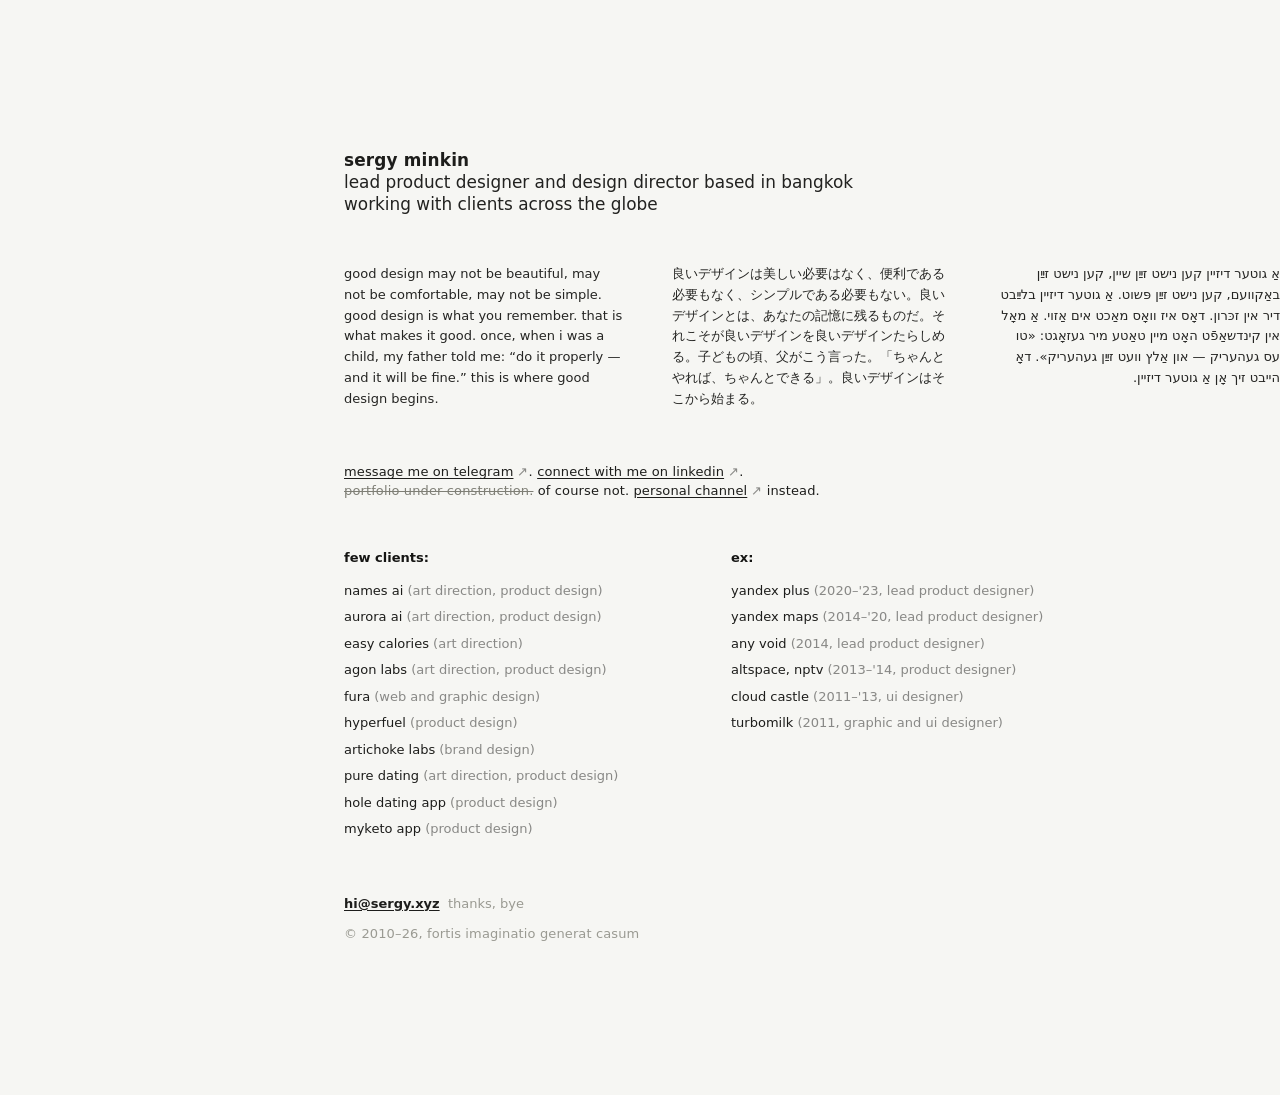
<file: index.html>
<!doctype html>
<html lang="en">
<head>
  <meta charset="utf-8">
  <meta name="viewport" content="width=device-width, initial-scale=1">
  <title>sergy.xyz</title>
  <meta name="description" content="Sergy Minkin — lead product designer and design director based in Bangkok.">
  <link rel="stylesheet" href="styles.css">
</head>
<body>
  <main class="page">
    <header class="intro" aria-label="Introduction">
      <h1>sergy minkin</h1>
      <p>lead product designer and design director based in bangkok</p>
      <p>working with clients across the globe</p>
    </header>

    <section class="quotes" aria-label="Design statement in multiple languages">
      <article class="quote" lang="en">
        <h2 class="sr-only">English</h2>
        <p>good design may not&nbsp;be beautiful, may not&nbsp;be comfortable, may not&nbsp;be simple. good design is what you remember. that is what makes&nbsp;it good. once, when i was a child, my father told&nbsp;me: “do it properly — and it will&nbsp;be fine.” this&nbsp;is where good design begins.</p>
      </article>

      <article class="quote" lang="ja">
        <h2 class="sr-only">Japanese</h2>
        <p>良いデザインは美しい必要はなく、便利である必要もなく、シンプルである必要もない。良いデザインとは、あなたの記憶に残るものだ。それこそが良いデザインを良いデザインたらしめる。子どもの頃、父がこう言った。「ちゃんとやれば、ちゃんとできる」。良いデザインはそこから始まる。</p>
      </article>

      <article class="quote" lang="yi" dir="rtl">
        <h2 class="sr-only">Yiddish</h2>
        <p>אַ גוטער דיזיין קען נישט זײַן שיין, קען נישט זײַן באַקוועם, קען נישט זײַן פּשוט. אַ גוטער דיזיין בלײַבט דיר אין זכּרון. דאָס איז וואָס מאַכט אים אַזוי. אַ מאָל אין קינדשאַפֿט האָט מיין טאַטע מיר געזאָגט: «טו עס געהעריק — און אַלץ וועט זײַן געהעריק». דאָ הייבט זיך אָן אַ גוטער דיזיין.</p>
      </article>

      <article class="quote" lang="ar" dir="rtl">
        <h2 class="sr-only">Arabic</h2>
        <p>قد لا يكون التصميم الجيد جميلًا، وقد لا يكون مريحًا، وقد لا يكون بسيطًا. التصميم الجيد هو ما تتذكره. وهذا ما يجعله جيدًا. ذات مرة في طفولتي قال لي أبي: «افعلها كما ينبغي، وسيكون كل شيء كما ينبغي». ومن هنا يبدأ التصميم الجيد.</p>
      </article>

      <article class="quote" lang="es">
        <h2 class="sr-only">Spanish</h2>
        <p>un buen diseño puede no&nbsp;ser bonito, puede no&nbsp;ser cómodo, puede no&nbsp;ser simple. un buen diseño lo&nbsp;recuerdas. eso es lo que lo&nbsp;hace serlo. una vez, de&nbsp;niño, mi padre me dijo: «hazlo bien y&nbsp;saldrá bien». ahí es donde empieza un buen diseño.</p>
      </article>

      <article class="quote" lang="th">
        <h2 class="sr-only">Thai</h2>
        <p>การออกแบบที่ดีอาจไม่สวยงาม อาจไม่สะดวกสบาย และอาจไม่เรียบง่าย การออกแบบที่ดีคือสิ่งที่คุณจดจำได้ นั่นคือสิ่งที่ทำให้มันดี ครั้งหนึ่งในวัยเด็ก พ่อเคยบอกผมว่า “ทำให้ดี แล้วมันจะดีเอง” นี่คือจุดเริ่มต้นของการออกแบบที่ดี</p>
      </article>

      <article class="quote" lang="fr">
        <h2 class="sr-only">French</h2>
        <p>un bon design peut ne pas être beau, ni confortable, ni simple. un bon design est celui dont on se souvient. c’est ce qui le rend tel qu’il est. un jour, quand j’étais enfant, mon père m’a dit&nbsp;: «&nbsp;fais-le correctement — et tout ira bien.&nbsp;» c’est là que commence un bon design.</p>
      </article>

      <article class="quote quote--ru" lang="ru">
        <h2 class="sr-only">Russian</h2>
        <p>хороший дизайн может не&nbsp;быть красивым, может не&nbsp;быть удобным, может не&nbsp;быть простым. хороший дизайн вы запоминаете. это и&nbsp;делает его таковым. однажды в&nbsp;детстве отец сказал мне: «нормально делай — нормально будет». с&nbsp;этого и&nbsp;начинается хороший дизайн.</p>
      </article>
    </section>

    <nav class="links" aria-label="External links">
      <p><span class="link-line"><a href="https://t.me/iiiii" target="_blank" rel="noopener noreferrer">message me on telegram</a><span class="ext">↗︎</span>.</span> <span class="link-line"><a href="https://linkedin.com/in/sergeyminkin" target="_blank" rel="noopener noreferrer">connect with me on linkedin</a><span class="ext">↗︎</span>.</span></p>
      <p><span class="link-line"><span class="muted"><s>portfolio under construction.</s></span> <span>of course not.</span></span> <span class="link-line"><a href="https://t.me/dsllsn" target="_blank" rel="noopener noreferrer">personal channel</a><span class="ext">↗︎</span> instead.</span></p>
    </nav>

    <section class="clients" aria-label="Client history">
      <article>
        <h2>few clients:</h2>
        <ul>
          <li>names ai <span class="meta">(art direction, product design)</span></li>
          <li>aurora ai <span class="meta">(art direction, product design)</span></li>
          <li>easy calories <span class="meta">(art direction)</span></li>
          <li>agon labs <span class="meta">(art direction, product design)</span></li>
          <li>fura <span class="meta">(web and graphic design)</span></li>
          <li>hyperfuel <span class="meta">(product design)</span></li>
          <li>artichoke labs <span class="meta">(brand design)</span></li>
          <li>pure dating <span class="meta">(art direction, product design)</span></li>
          <li>hole dating app <span class="meta">(product design)</span></li>
          <li>myketo app <span class="meta">(product design)</span></li>
        </ul>
      </article>

      <article>
        <h2>ex:</h2>
        <ul>
          <li>yandex plus <span class="meta">(2020–'23, lead product designer)</span></li>
          <li>yandex maps <span class="meta">(2014–'20, lead product designer)</span></li>
          <li>any void <span class="meta">(2014, lead product designer)</span></li>
          <li>altspace, nptv <span class="meta">(2013–'14, product designer)</span></li>
          <li>cloud castle <span class="meta">(2011–'13, ui designer)</span></li>
          <li>turbomilk <span class="meta">(2011, graphic and ui designer)</span></li>
        </ul>
      </article>
    </section>

    <footer class="footer">
      <p><a class="email" href="mailto:hi@sergy.xyz" target="_blank" rel="noopener noreferrer">hi@sergy.xyz</a> &nbsp;thanks, bye</p>
      <p class="copyright">© 2010–26, fortis imaginatio generat casum</p>
    </footer>
  </main>
  <script>
    (function () {
      var quotes = document.querySelector(".quotes");
      if (!quotes) return;

      var finePointer = window.matchMedia("(pointer: fine)").matches;
      if (!finePointer) return;

      var mouseX = window.innerWidth / 2;
      var hasMouse = false;
      var isHoveringQuotes = false;
      var velocity = 0;
      var targetVelocity = 0;
      var maxSpeedPerSecond = 120;
      var smoothingPerSecond = 10;
      var centerZoneRatio = 0.3;
      var extraRightPadding = 80;
      var lastTime = performance.now();

      function clamp(value, min, max) {
        return Math.min(max, Math.max(min, value));
      }

      function updateTargetVelocity() {
        var width = window.innerWidth || 1;
        var center = width / 2;
        var halfDeadZone = (width * centerZoneRatio) / 2;
        var distanceFromCenter = mouseX - center;
        var outsideDeadZone = Math.abs(distanceFromCenter) - halfDeadZone;

        if (!isHoveringQuotes || !hasMouse || outsideDeadZone <= 0) {
          targetVelocity = 0;
          return;
        }

        var maxDistance = center - halfDeadZone;
        var strength = Math.min(1, outsideDeadZone / maxDistance);
        targetVelocity = Math.sign(distanceFromCenter) * strength * maxSpeedPerSecond;
      }

      function tick(now) {
        var dt = Math.min(0.05, Math.max(0.001, (now - lastTime) / 1000));
        lastTime = now;

        updateTargetVelocity();
        var blend = 1 - Math.exp(-smoothingPerSecond * dt);
        velocity += (targetVelocity - velocity) * blend;

        if (Math.abs(velocity) < 0.5) {
          velocity = 0;
        }

        var maxScrollLeft = Math.max(0, quotes.scrollWidth - quotes.clientWidth - extraRightPadding);
        var nextScrollLeft = clamp(quotes.scrollLeft + velocity * dt, 0, maxScrollLeft);

        if (quotes.scrollLeft >= maxScrollLeft && velocity > 0) {
          velocity = 0;
          targetVelocity = 0;
          nextScrollLeft = maxScrollLeft;
        }

        if (quotes.scrollLeft <= 0 && velocity < 0) {
          velocity = 0;
          targetVelocity = 0;
          nextScrollLeft = 0;
        }

        quotes.scrollLeft = nextScrollLeft;
        requestAnimationFrame(tick);
      }

      quotes.addEventListener("mouseenter", function () {
        isHoveringQuotes = true;
      });

      quotes.addEventListener("mousemove", function (event) {
        hasMouse = true;
        mouseX = event.clientX;
      });

      quotes.addEventListener("mouseleave", function () {
        isHoveringQuotes = false;
        hasMouse = false;
        velocity = 0;
        targetVelocity = 0;
      });

      requestAnimationFrame(function (now) {
        lastTime = now;
        requestAnimationFrame(tick);
      });
    })();
  </script>
</body>
</html>
</file>
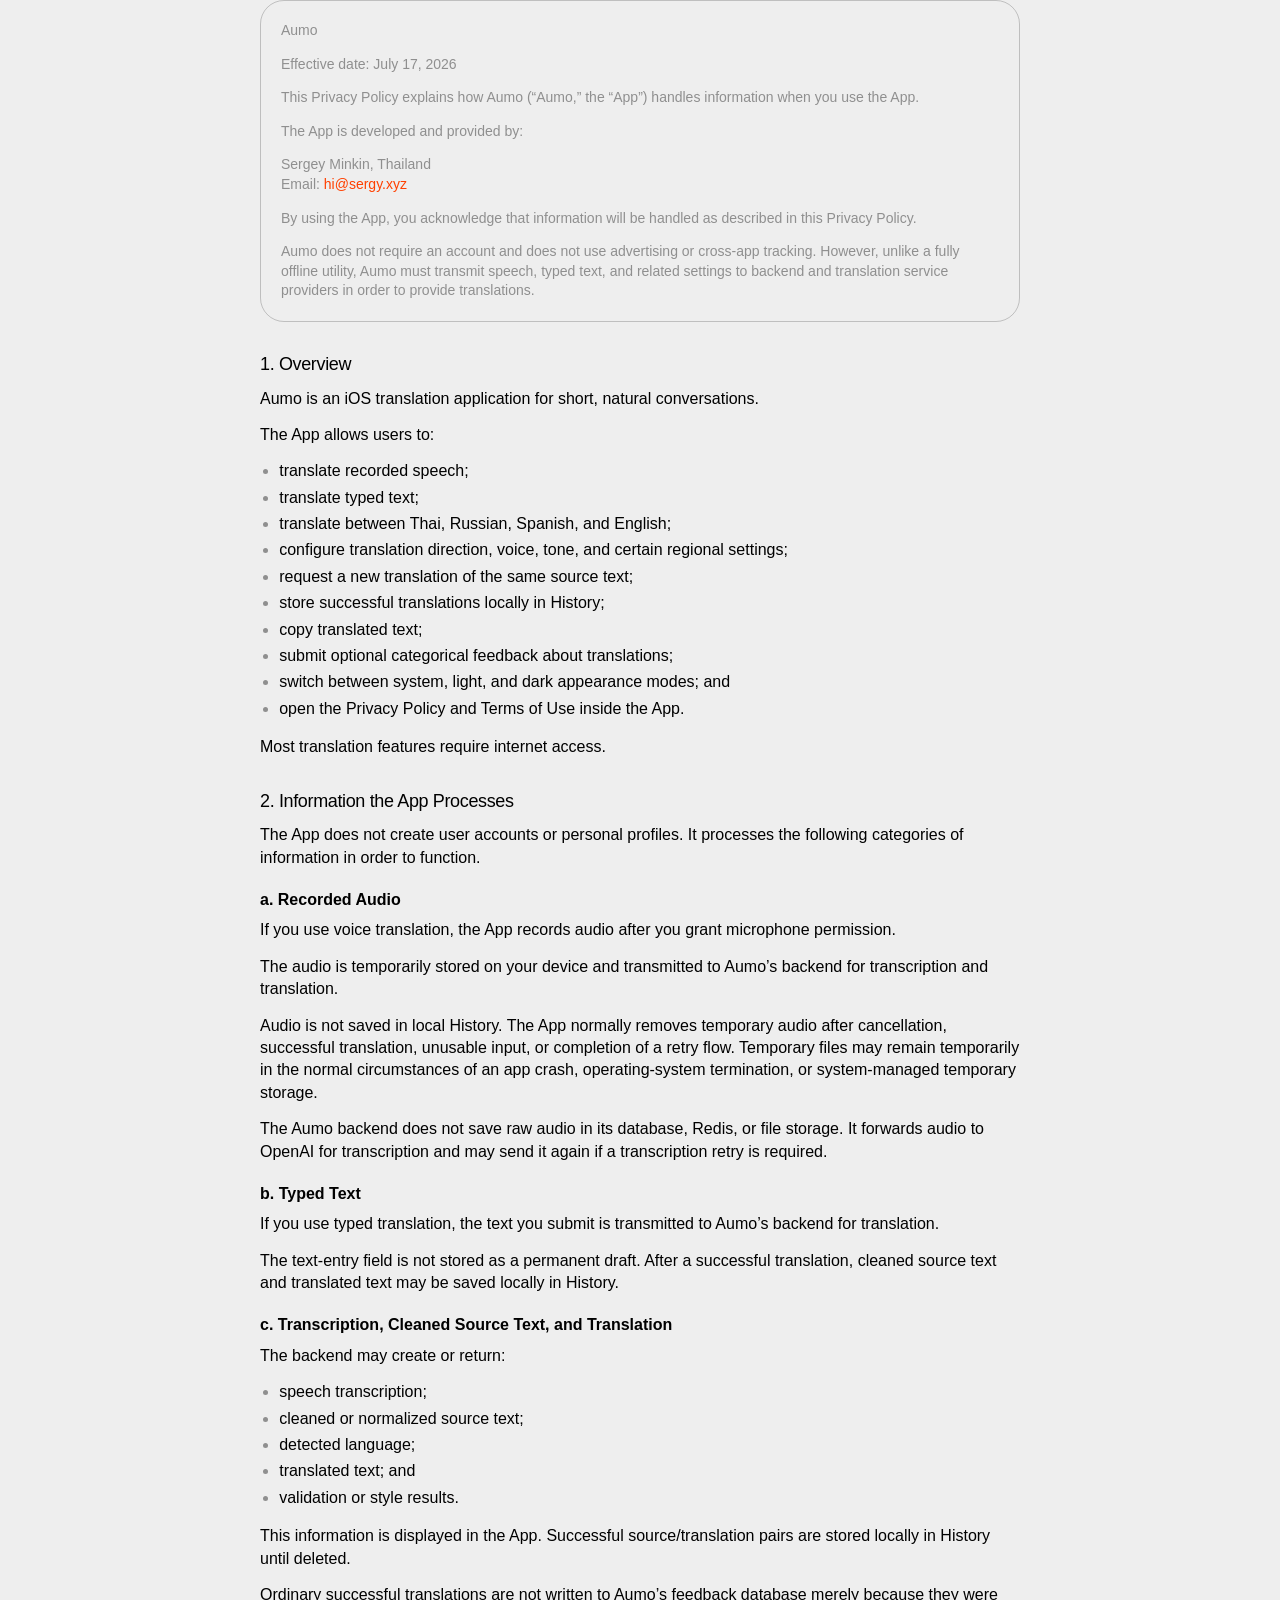
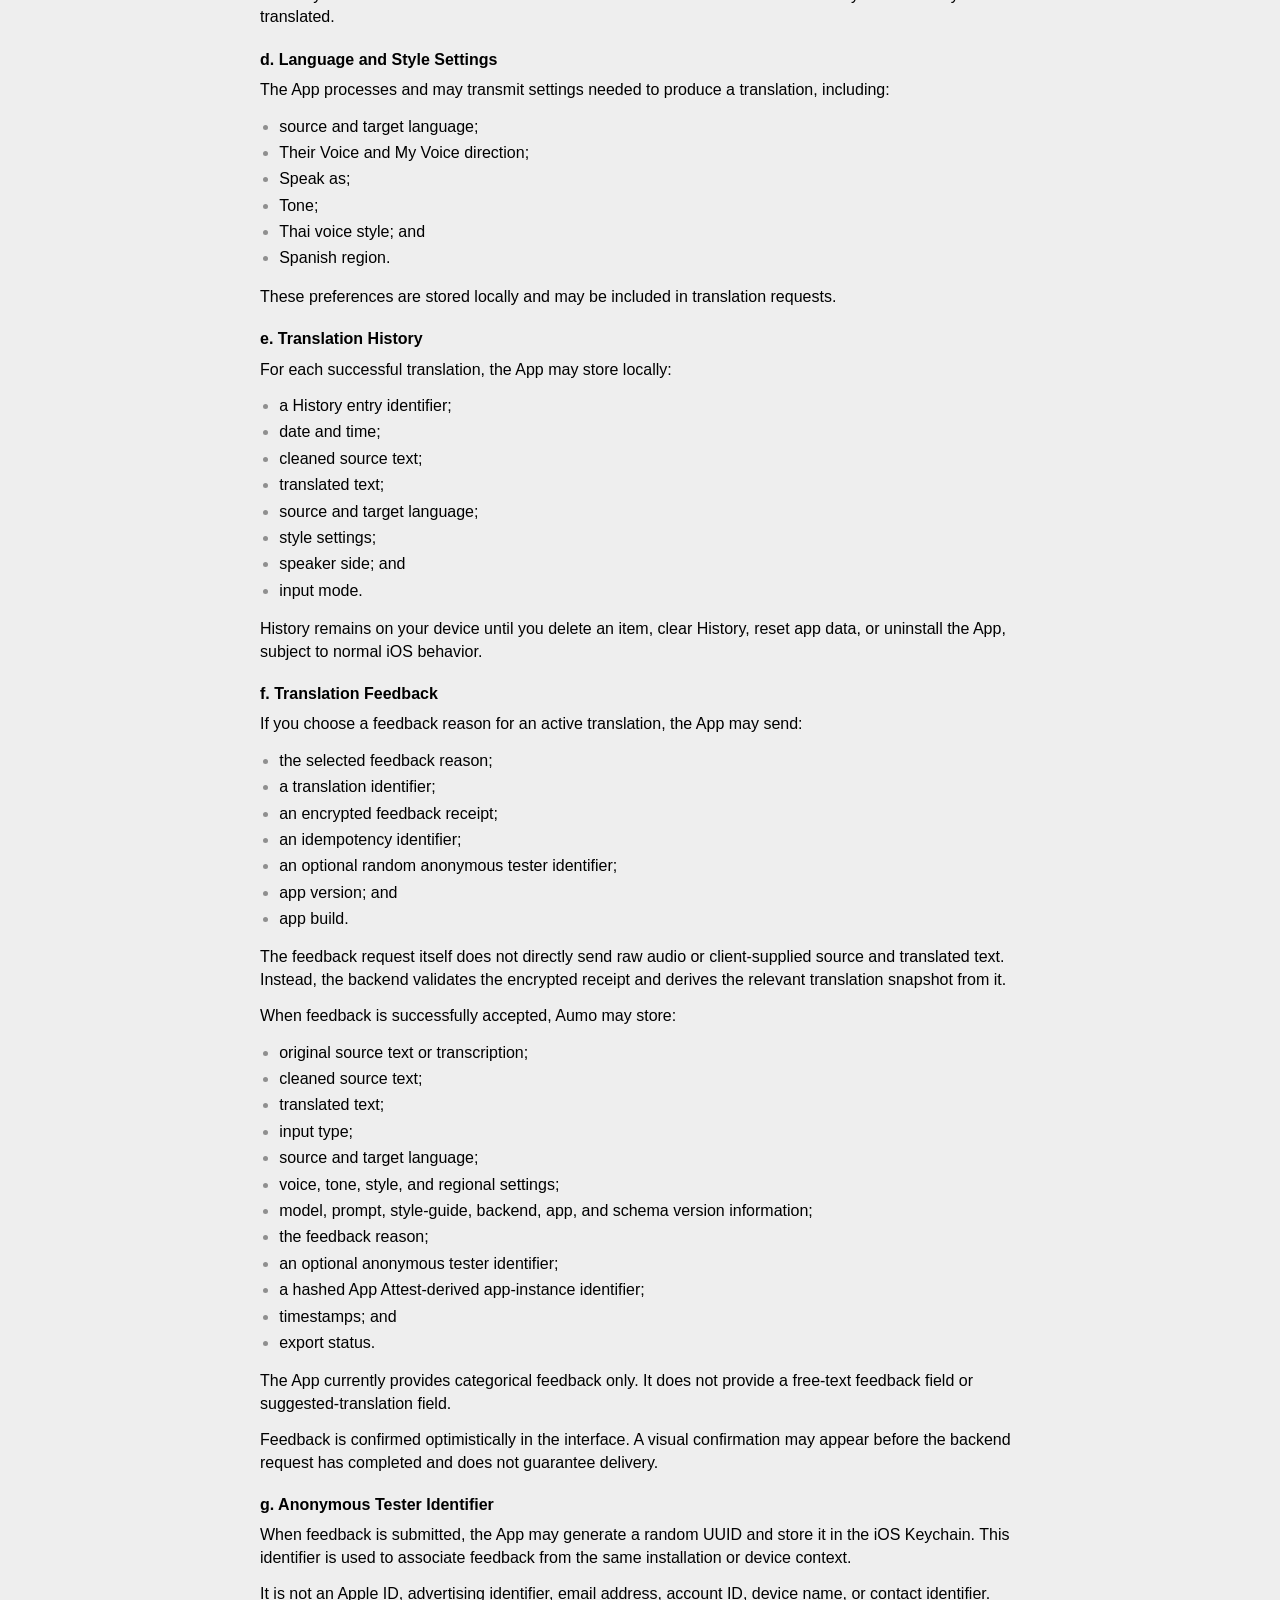
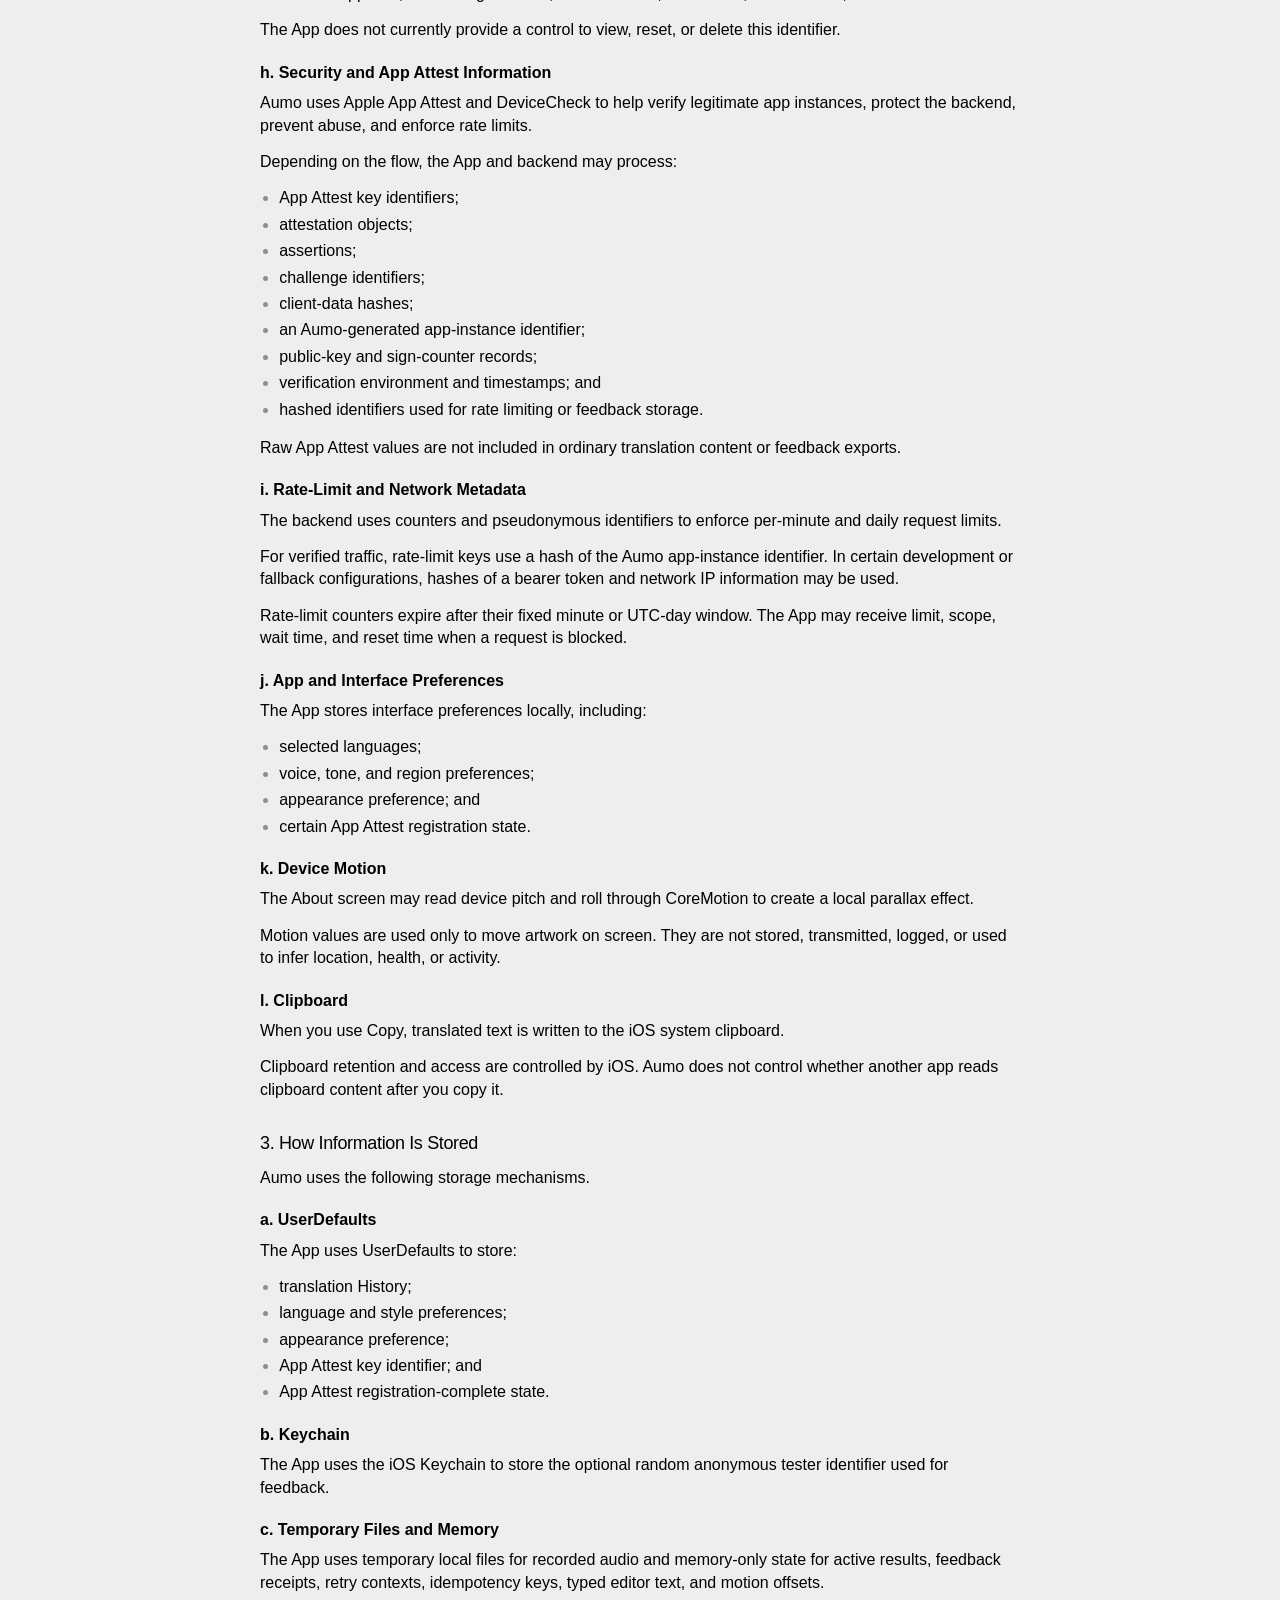
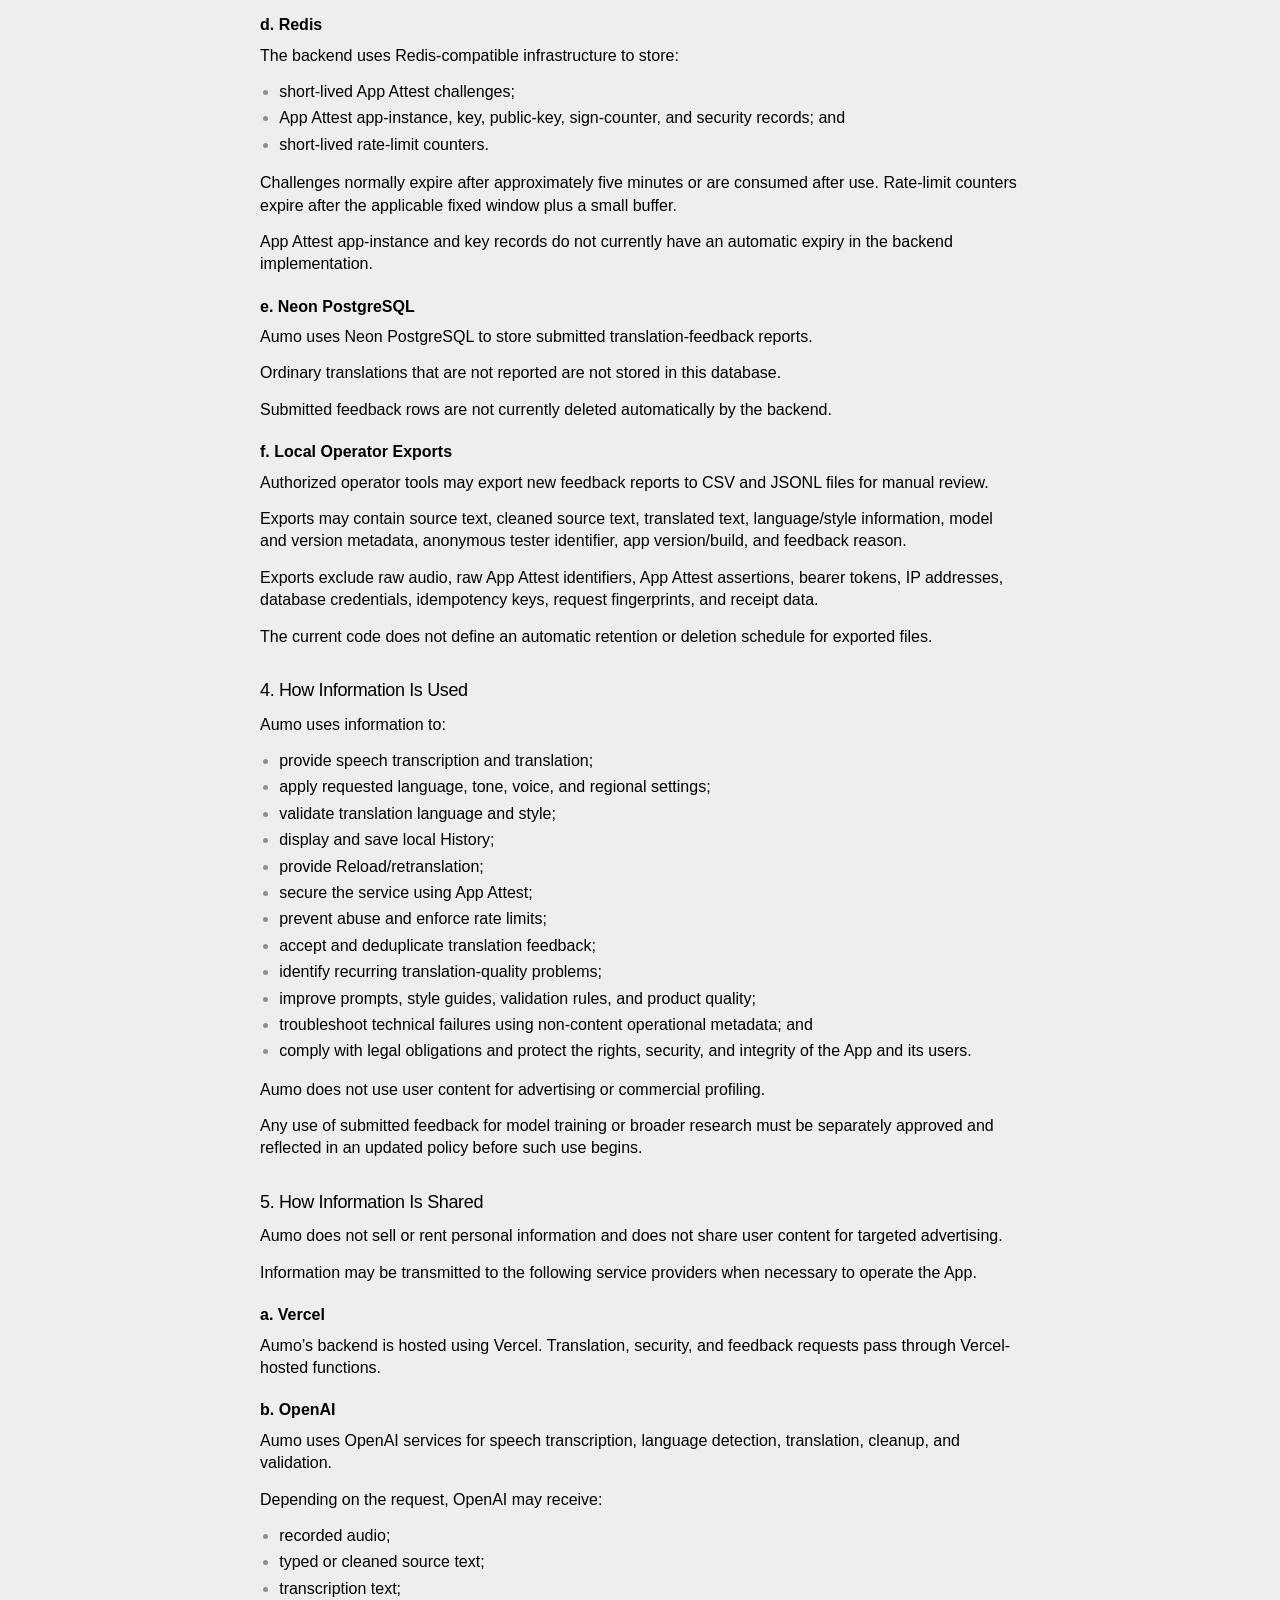
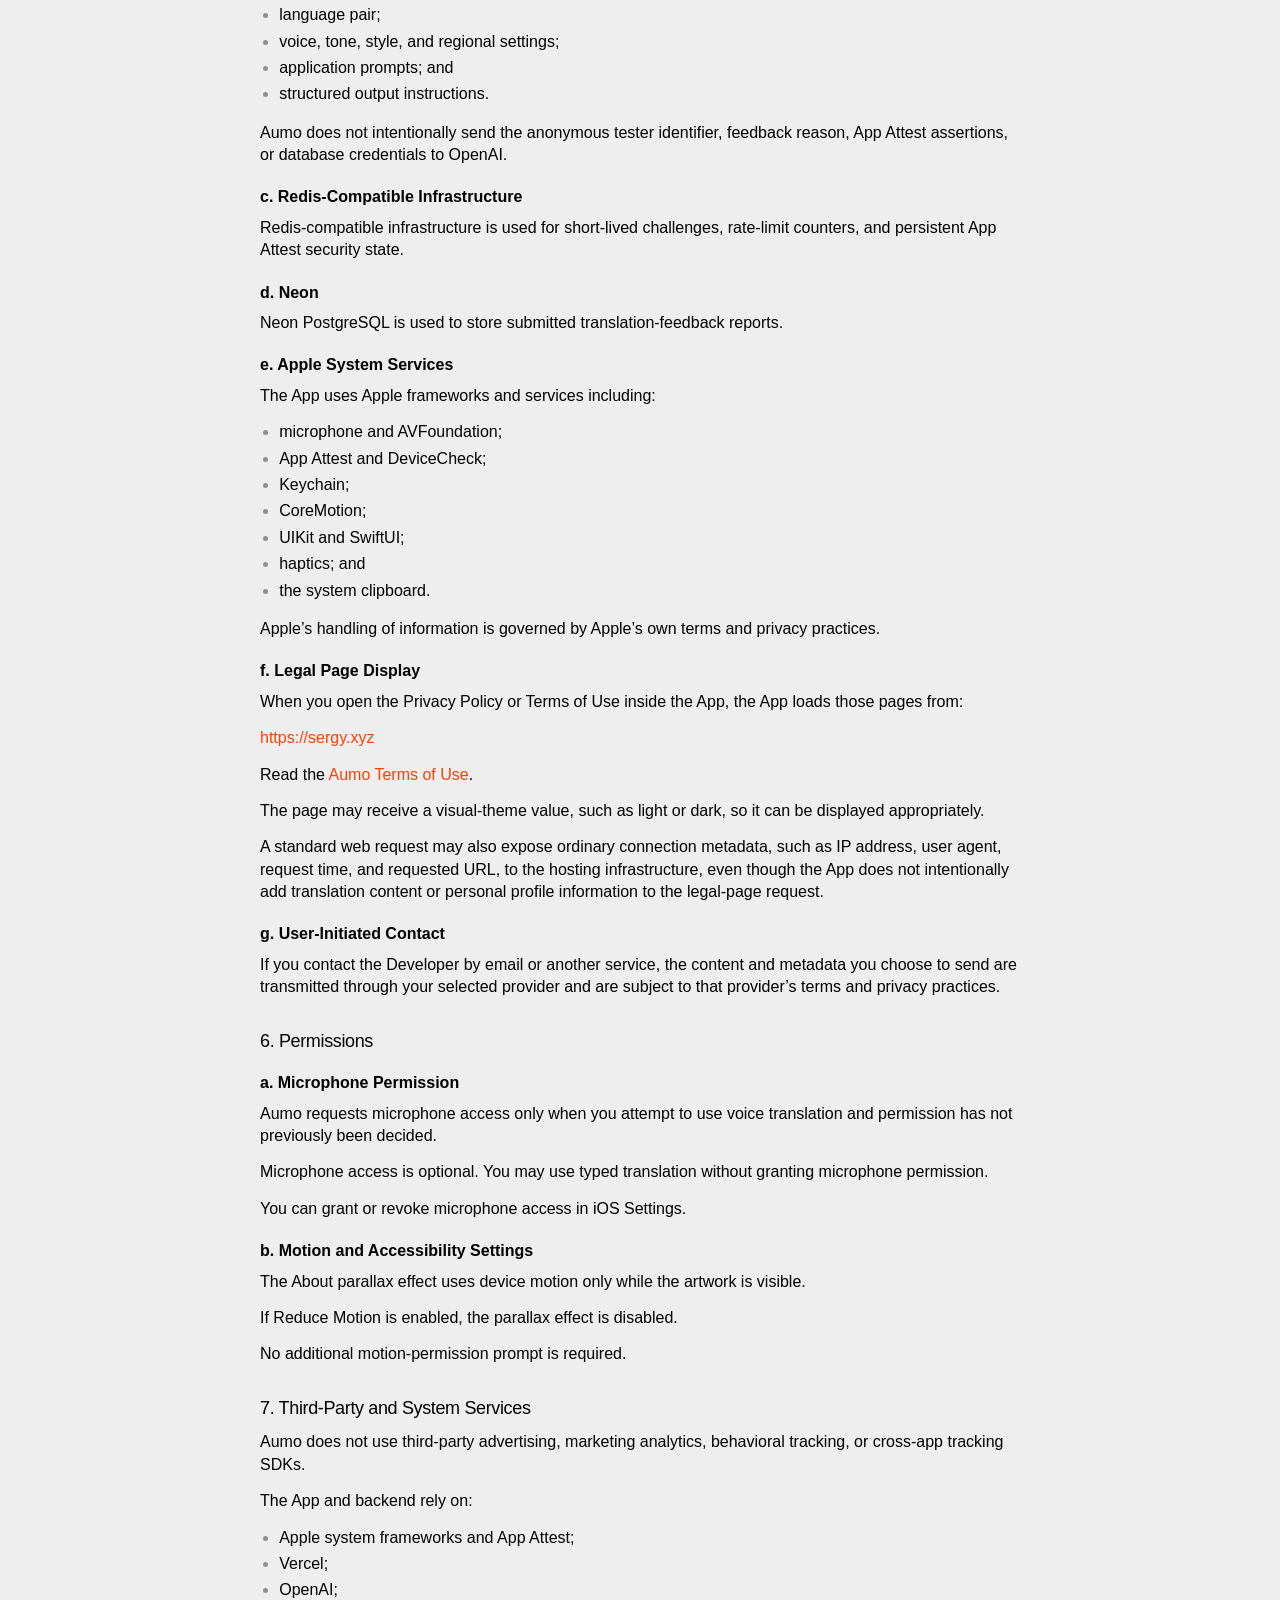
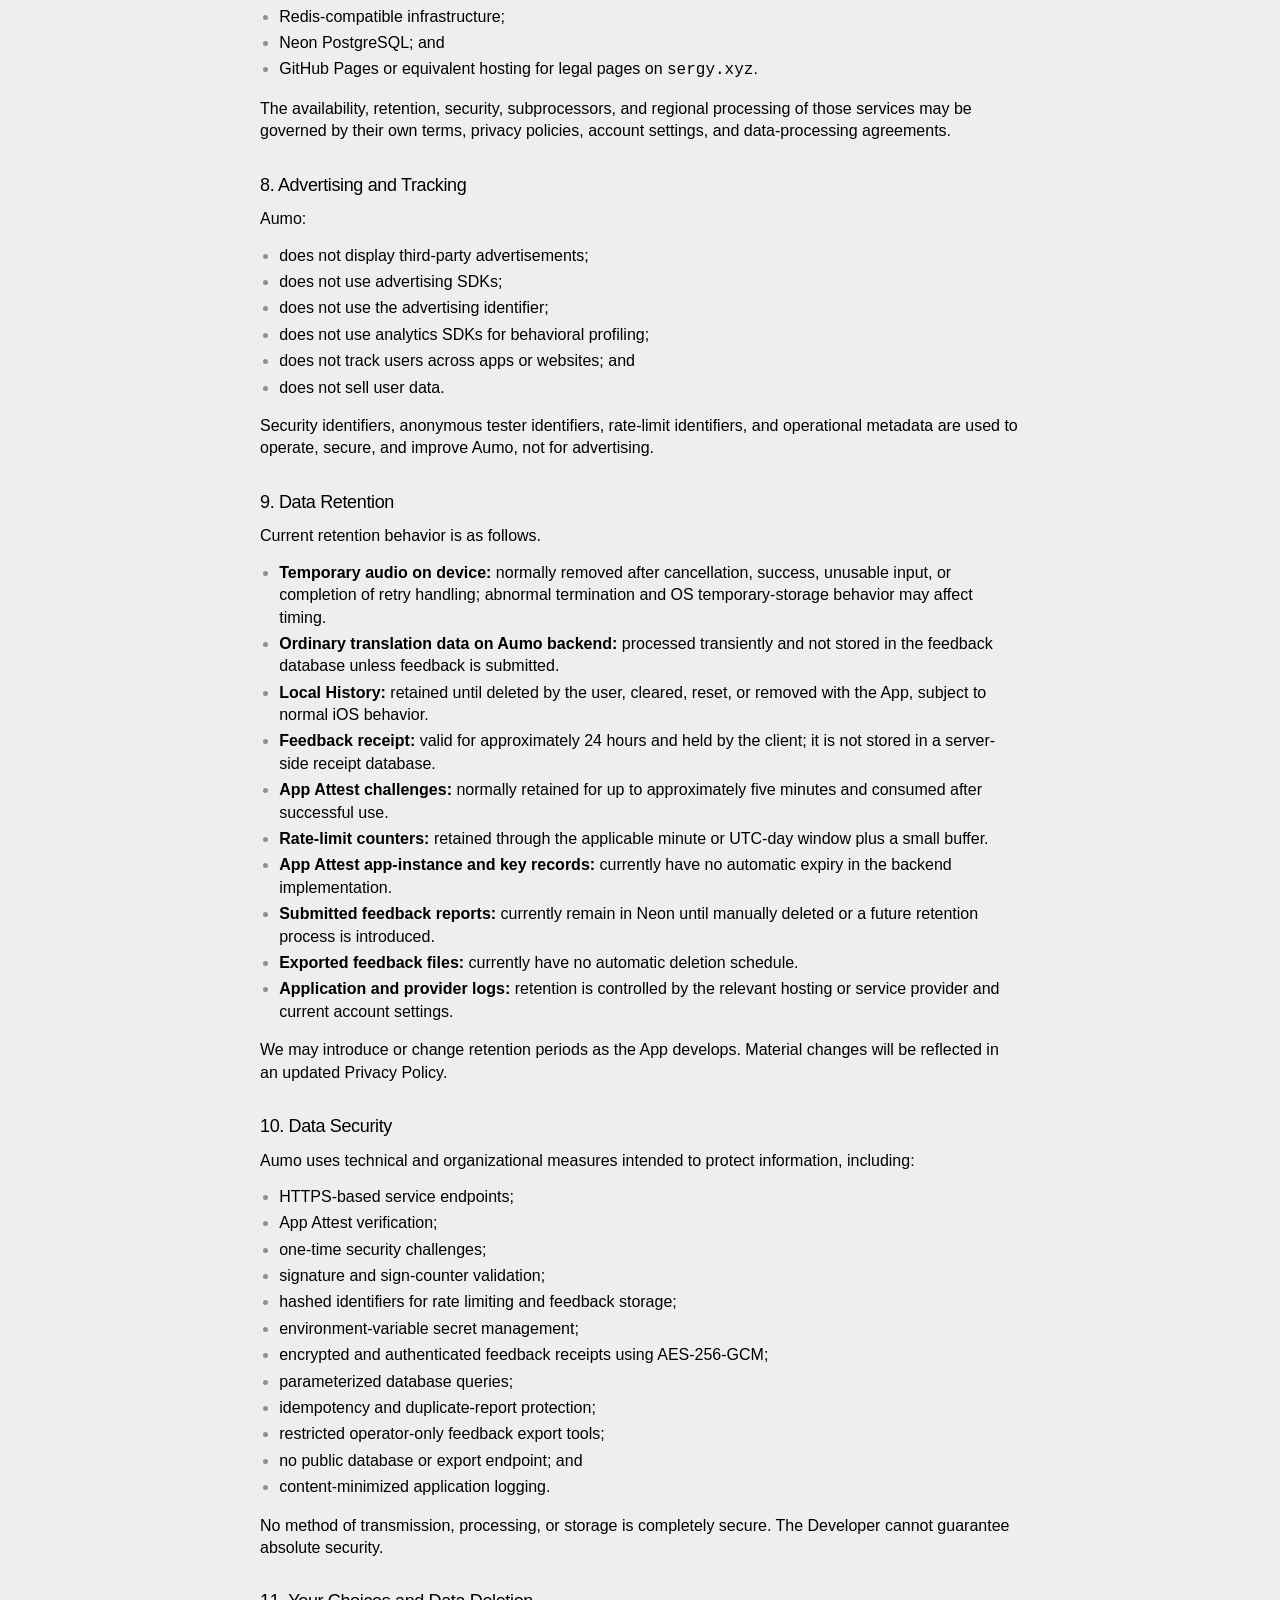
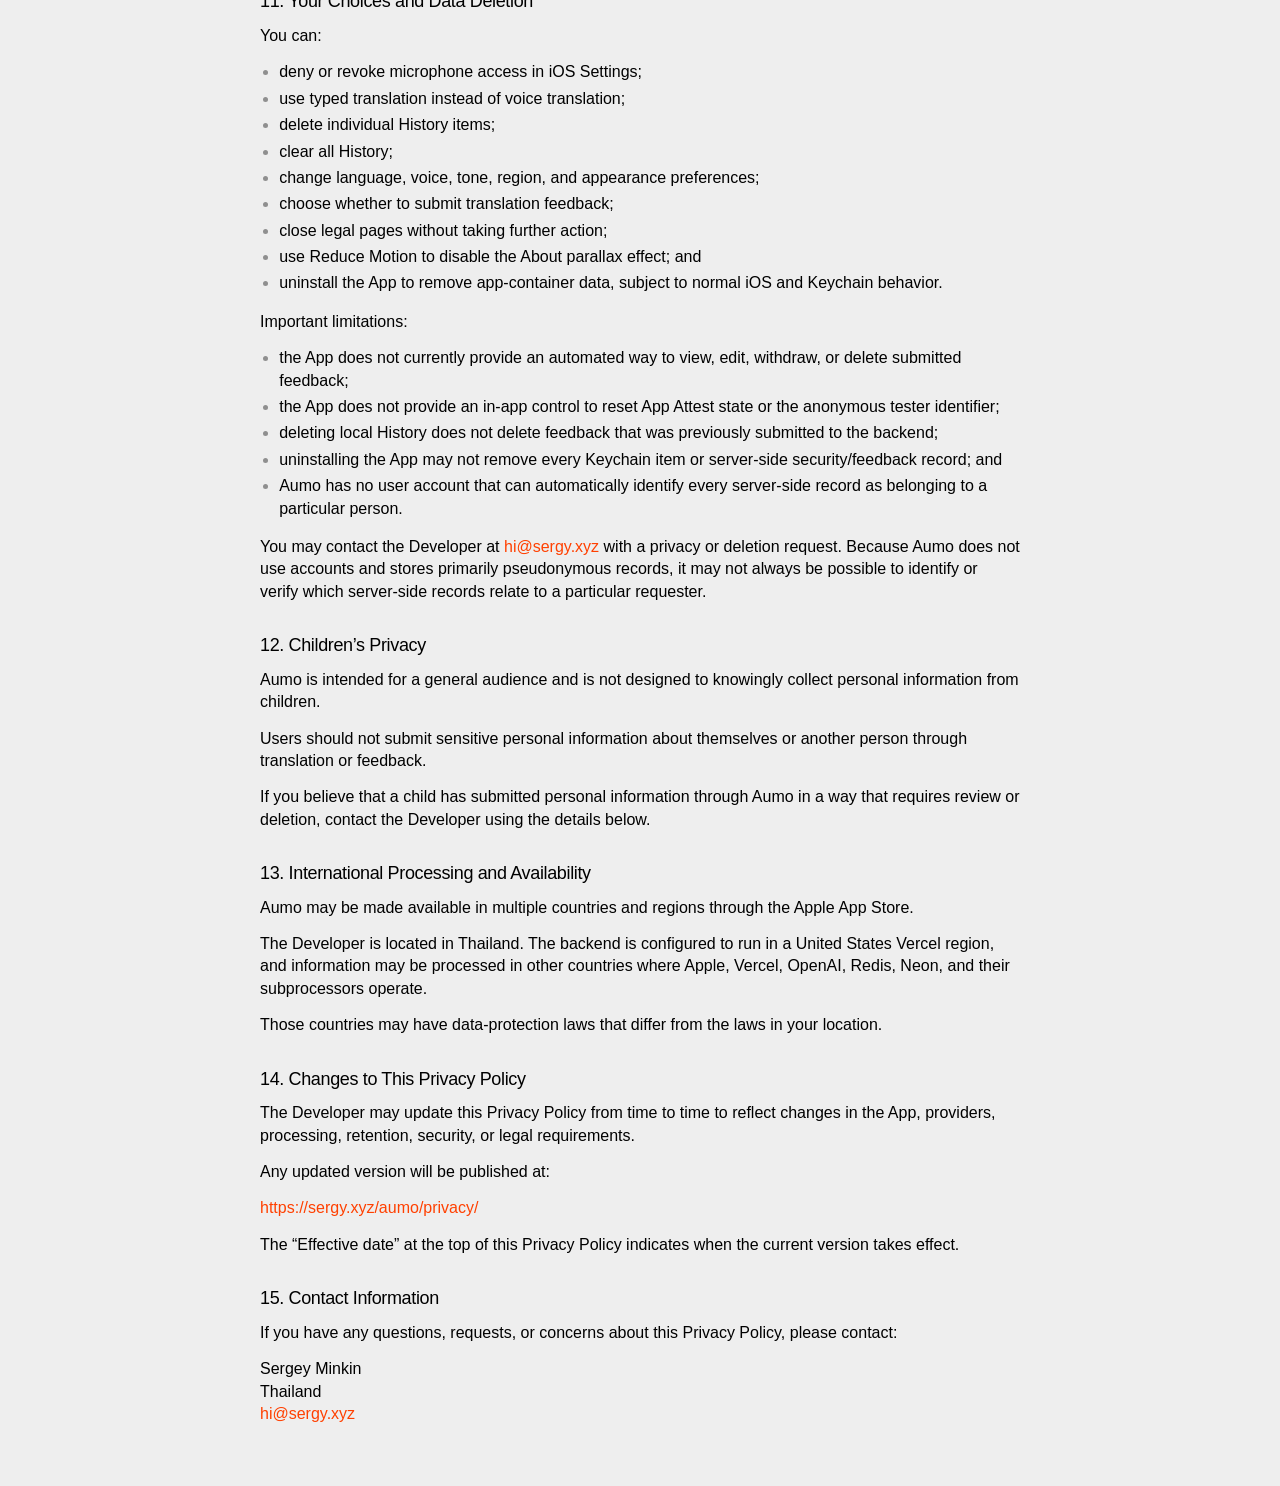
<file: aumo/privacy/index.html>
<!DOCTYPE html>
<html lang="en">
<head>
  <meta charset="UTF-8">
  <title>Aumo — Privacy Policy</title>
  <meta name="description" content="Learn how Aumo handles information when you use the iOS translation app.">
  <link rel="stylesheet" href="../legal.css">
  <meta name="viewport" content="width=device-width, initial-scale=1.0">
</head>
<body>
  <main class="legal-page">
    <div class="legal-container">
      <div class="disclamer">
        <section>
          <p class="meta-note">Aumo</p>
          <p class="meta-note">Effective date: July 17, 2026</p>
          <p class="meta-note">This Privacy Policy explains how Aumo (“Aumo,” the “App”) handles information when you use the App.</p>
          <p class="meta-note">The App is developed and provided by:</p>
          <p class="meta-note">Sergey Minkin, Thailand<br>Email: <a href="mailto:hi@sergy.xyz">hi@sergy.xyz</a></p>
          <p class="meta-note">By using the App, you acknowledge that information will be handled as described in this Privacy Policy.</p>
          <p class="meta-note">Aumo does not require an account and does not use advertising or cross-app tracking. However, unlike a fully offline utility, Aumo must transmit speech, typed text, and related settings to backend and translation service providers in order to provide translations.</p>
        </section>
      </div>
      <section>
        <h2>1. Overview</h2>
        <p>Aumo is an iOS translation application for short, natural conversations.</p>
        <p>The App allows users to:</p>
        <ul>
  <li>translate recorded speech;</li>
  <li>translate typed text;</li>
  <li>translate between Thai, Russian, Spanish, and English;</li>
  <li>configure translation direction, voice, tone, and certain regional settings;</li>
  <li>request a new translation of the same source text;</li>
  <li>store successful translations locally in History;</li>
  <li>copy translated text;</li>
  <li>submit optional categorical feedback about translations;</li>
  <li>switch between system, light, and dark appearance modes; and</li>
  <li>open the Privacy Policy and Terms of Use inside the App.</li>
</ul>
        <p>Most translation features require internet access.</p>
      </section>
      <section>
        <h2>2. Information the App Processes</h2>
        <p>The App does not create user accounts or personal profiles. It processes the following categories of information in order to function.</p>
        <h3>a. Recorded Audio</h3>
        <p>If you use voice translation, the App records audio after you grant microphone permission.</p>
        <p>The audio is temporarily stored on your device and transmitted to Aumo’s backend for transcription and translation.</p>
        <p>Audio is not saved in local History. The App normally removes temporary audio after cancellation, successful translation, unusable input, or completion of a retry flow. Temporary files may remain temporarily in the normal circumstances of an app crash, operating-system termination, or system-managed temporary storage.</p>
        <p>The Aumo backend does not save raw audio in its database, Redis, or file storage. It forwards audio to OpenAI for transcription and may send it again if a transcription retry is required.</p>
        <h3>b. Typed Text</h3>
        <p>If you use typed translation, the text you submit is transmitted to Aumo’s backend for translation.</p>
        <p>The text-entry field is not stored as a permanent draft. After a successful translation, cleaned source text and translated text may be saved locally in History.</p>
        <h3>c. Transcription, Cleaned Source Text, and Translation</h3>
        <p>The backend may create or return:</p>
        <ul>
  <li>speech transcription;</li>
  <li>cleaned or normalized source text;</li>
  <li>detected language;</li>
  <li>translated text; and</li>
  <li>validation or style results.</li>
</ul>
        <p>This information is displayed in the App. Successful source/translation pairs are stored locally in History until deleted.</p>
        <p>Ordinary successful translations are not written to Aumo’s feedback database merely because they were translated.</p>
        <h3>d. Language and Style Settings</h3>
        <p>The App processes and may transmit settings needed to produce a translation, including:</p>
        <ul>
  <li>source and target language;</li>
  <li>Their Voice and My Voice direction;</li>
  <li>Speak as;</li>
  <li>Tone;</li>
  <li>Thai voice style; and</li>
  <li>Spanish region.</li>
</ul>
        <p>These preferences are stored locally and may be included in translation requests.</p>
        <h3>e. Translation History</h3>
        <p>For each successful translation, the App may store locally:</p>
        <ul>
  <li>a History entry identifier;</li>
  <li>date and time;</li>
  <li>cleaned source text;</li>
  <li>translated text;</li>
  <li>source and target language;</li>
  <li>style settings;</li>
  <li>speaker side; and</li>
  <li>input mode.</li>
</ul>
        <p>History remains on your device until you delete an item, clear History, reset app data, or uninstall the App, subject to normal iOS behavior.</p>
        <h3>f. Translation Feedback</h3>
        <p>If you choose a feedback reason for an active translation, the App may send:</p>
        <ul>
  <li>the selected feedback reason;</li>
  <li>a translation identifier;</li>
  <li>an encrypted feedback receipt;</li>
  <li>an idempotency identifier;</li>
  <li>an optional random anonymous tester identifier;</li>
  <li>app version; and</li>
  <li>app build.</li>
</ul>
        <p>The feedback request itself does not directly send raw audio or client-supplied source and translated text. Instead, the backend validates the encrypted receipt and derives the relevant translation snapshot from it.</p>
        <p>When feedback is successfully accepted, Aumo may store:</p>
        <ul>
  <li>original source text or transcription;</li>
  <li>cleaned source text;</li>
  <li>translated text;</li>
  <li>input type;</li>
  <li>source and target language;</li>
  <li>voice, tone, style, and regional settings;</li>
  <li>model, prompt, style-guide, backend, app, and schema version information;</li>
  <li>the feedback reason;</li>
  <li>an optional anonymous tester identifier;</li>
  <li>a hashed App Attest-derived app-instance identifier;</li>
  <li>timestamps; and</li>
  <li>export status.</li>
</ul>
        <p>The App currently provides categorical feedback only. It does not provide a free-text feedback field or suggested-translation field.</p>
        <p>Feedback is confirmed optimistically in the interface. A visual confirmation may appear before the backend request has completed and does not guarantee delivery.</p>
        <h3>g. Anonymous Tester Identifier</h3>
        <p>When feedback is submitted, the App may generate a random UUID and store it in the iOS Keychain. This identifier is used to associate feedback from the same installation or device context.</p>
        <p>It is not an Apple ID, advertising identifier, email address, account ID, device name, or contact identifier.</p>
        <p>The App does not currently provide a control to view, reset, or delete this identifier.</p>
        <h3>h. Security and App Attest Information</h3>
        <p>Aumo uses Apple App Attest and DeviceCheck to help verify legitimate app instances, protect the backend, prevent abuse, and enforce rate limits.</p>
        <p>Depending on the flow, the App and backend may process:</p>
        <ul>
  <li>App Attest key identifiers;</li>
  <li>attestation objects;</li>
  <li>assertions;</li>
  <li>challenge identifiers;</li>
  <li>client-data hashes;</li>
  <li>an Aumo-generated app-instance identifier;</li>
  <li>public-key and sign-counter records;</li>
  <li>verification environment and timestamps; and</li>
  <li>hashed identifiers used for rate limiting or feedback storage.</li>
</ul>
        <p>Raw App Attest values are not included in ordinary translation content or feedback exports.</p>
        <h3>i. Rate-Limit and Network Metadata</h3>
        <p>The backend uses counters and pseudonymous identifiers to enforce per-minute and daily request limits.</p>
        <p>For verified traffic, rate-limit keys use a hash of the Aumo app-instance identifier. In certain development or fallback configurations, hashes of a bearer token and network IP information may be used.</p>
        <p>Rate-limit counters expire after their fixed minute or UTC-day window. The App may receive limit, scope, wait time, and reset time when a request is blocked.</p>
        <h3>j. App and Interface Preferences</h3>
        <p>The App stores interface preferences locally, including:</p>
        <ul>
  <li>selected languages;</li>
  <li>voice, tone, and region preferences;</li>
  <li>appearance preference; and</li>
  <li>certain App Attest registration state.</li>
</ul>
        <h3>k. Device Motion</h3>
        <p>The About screen may read device pitch and roll through CoreMotion to create a local parallax effect.</p>
        <p>Motion values are used only to move artwork on screen. They are not stored, transmitted, logged, or used to infer location, health, or activity.</p>
        <h3>l. Clipboard</h3>
        <p>When you use Copy, translated text is written to the iOS system clipboard.</p>
        <p>Clipboard retention and access are controlled by iOS. Aumo does not control whether another app reads clipboard content after you copy it.</p>
      </section>
      <section>
        <h2>3. How Information Is Stored</h2>
        <p>Aumo uses the following storage mechanisms.</p>
        <h3>a. UserDefaults</h3>
        <p>The App uses UserDefaults to store:</p>
        <ul>
  <li>translation History;</li>
  <li>language and style preferences;</li>
  <li>appearance preference;</li>
  <li>App Attest key identifier; and</li>
  <li>App Attest registration-complete state.</li>
</ul>
        <h3>b. Keychain</h3>
        <p>The App uses the iOS Keychain to store the optional random anonymous tester identifier used for feedback.</p>
        <h3>c. Temporary Files and Memory</h3>
        <p>The App uses temporary local files for recorded audio and memory-only state for active results, feedback receipts, retry contexts, idempotency keys, typed editor text, and motion offsets.</p>
        <h3>d. Redis</h3>
        <p>The backend uses Redis-compatible infrastructure to store:</p>
        <ul>
  <li>short-lived App Attest challenges;</li>
  <li>App Attest app-instance, key, public-key, sign-counter, and security records; and</li>
  <li>short-lived rate-limit counters.</li>
</ul>
        <p>Challenges normally expire after approximately five minutes or are consumed after use. Rate-limit counters expire after the applicable fixed window plus a small buffer.</p>
        <p>App Attest app-instance and key records do not currently have an automatic expiry in the backend implementation.</p>
        <h3>e. Neon PostgreSQL</h3>
        <p>Aumo uses Neon PostgreSQL to store submitted translation-feedback reports.</p>
        <p>Ordinary translations that are not reported are not stored in this database.</p>
        <p>Submitted feedback rows are not currently deleted automatically by the backend.</p>
        <h3>f. Local Operator Exports</h3>
        <p>Authorized operator tools may export new feedback reports to CSV and JSONL files for manual review.</p>
        <p>Exports may contain source text, cleaned source text, translated text, language/style information, model and version metadata, anonymous tester identifier, app version/build, and feedback reason.</p>
        <p>Exports exclude raw audio, raw App Attest identifiers, App Attest assertions, bearer tokens, IP addresses, database credentials, idempotency keys, request fingerprints, and receipt data.</p>
        <p>The current code does not define an automatic retention or deletion schedule for exported files.</p>
      </section>
      <section>
        <h2>4. How Information Is Used</h2>
        <p>Aumo uses information to:</p>
        <ul>
  <li>provide speech transcription and translation;</li>
  <li>apply requested language, tone, voice, and regional settings;</li>
  <li>validate translation language and style;</li>
  <li>display and save local History;</li>
  <li>provide Reload/retranslation;</li>
  <li>secure the service using App Attest;</li>
  <li>prevent abuse and enforce rate limits;</li>
  <li>accept and deduplicate translation feedback;</li>
  <li>identify recurring translation-quality problems;</li>
  <li>improve prompts, style guides, validation rules, and product quality;</li>
  <li>troubleshoot technical failures using non-content operational metadata; and</li>
  <li>comply with legal obligations and protect the rights, security, and integrity of the App and its users.</li>
</ul>
        <p>Aumo does not use user content for advertising or commercial profiling.</p>
        <p>Any use of submitted feedback for model training or broader research must be separately approved and reflected in an updated policy before such use begins.</p>
      </section>
      <section>
        <h2>5. How Information Is Shared</h2>
        <p>Aumo does not sell or rent personal information and does not share user content for targeted advertising.</p>
        <p>Information may be transmitted to the following service providers when necessary to operate the App.</p>
        <h3>a. Vercel</h3>
        <p>Aumo’s backend is hosted using Vercel. Translation, security, and feedback requests pass through Vercel-hosted functions.</p>
        <h3>b. OpenAI</h3>
        <p>Aumo uses OpenAI services for speech transcription, language detection, translation, cleanup, and validation.</p>
        <p>Depending on the request, OpenAI may receive:</p>
        <ul>
  <li>recorded audio;</li>
  <li>typed or cleaned source text;</li>
  <li>transcription text;</li>
  <li>language pair;</li>
  <li>voice, tone, style, and regional settings;</li>
  <li>application prompts; and</li>
  <li>structured output instructions.</li>
</ul>
        <p>Aumo does not intentionally send the anonymous tester identifier, feedback reason, App Attest assertions, or database credentials to OpenAI.</p>
        <h3>c. Redis-Compatible Infrastructure</h3>
        <p>Redis-compatible infrastructure is used for short-lived challenges, rate-limit counters, and persistent App Attest security state.</p>
        <h3>d. Neon</h3>
        <p>Neon PostgreSQL is used to store submitted translation-feedback reports.</p>
        <h3>e. Apple System Services</h3>
        <p>The App uses Apple frameworks and services including:</p>
        <ul>
  <li>microphone and AVFoundation;</li>
  <li>App Attest and DeviceCheck;</li>
  <li>Keychain;</li>
  <li>CoreMotion;</li>
  <li>UIKit and SwiftUI;</li>
  <li>haptics; and</li>
  <li>the system clipboard.</li>
</ul>
        <p>Apple’s handling of information is governed by Apple’s own terms and privacy practices.</p>
        <h3>f. Legal Page Display</h3>
        <p>When you open the Privacy Policy or Terms of Use inside the App, the App loads those pages from:</p>
        <p><a href="https://sergy.xyz">https://sergy.xyz</a></p>
        <p>Read the <a href="https://sergy.xyz/aumo/terms/">Aumo Terms of Use</a>.</p>
        <p>The page may receive a visual-theme value, such as light or dark, so it can be displayed appropriately.</p>
        <p>A standard web request may also expose ordinary connection metadata, such as IP address, user agent, request time, and requested URL, to the hosting infrastructure, even though the App does not intentionally add translation content or personal profile information to the legal-page request.</p>
        <h3>g. User-Initiated Contact</h3>
        <p>If you contact the Developer by email or another service, the content and metadata you choose to send are transmitted through your selected provider and are subject to that provider’s terms and privacy practices.</p>
      </section>
      <section>
        <h2>6. Permissions</h2>
        <h3>a. Microphone Permission</h3>
        <p>Aumo requests microphone access only when you attempt to use voice translation and permission has not previously been decided.</p>
        <p>Microphone access is optional. You may use typed translation without granting microphone permission.</p>
        <p>You can grant or revoke microphone access in iOS Settings.</p>
        <h3>b. Motion and Accessibility Settings</h3>
        <p>The About parallax effect uses device motion only while the artwork is visible.</p>
        <p>If Reduce Motion is enabled, the parallax effect is disabled.</p>
        <p>No additional motion-permission prompt is required.</p>
      </section>
      <section>
        <h2>7. Third-Party and System Services</h2>
        <p>Aumo does not use third-party advertising, marketing analytics, behavioral tracking, or cross-app tracking SDKs.</p>
        <p>The App and backend rely on:</p>
        <ul>
  <li>Apple system frameworks and App Attest;</li>
  <li>Vercel;</li>
  <li>OpenAI;</li>
  <li>Redis-compatible infrastructure;</li>
  <li>Neon PostgreSQL; and</li>
  <li>GitHub Pages or equivalent hosting for legal pages on <code>sergy.xyz</code>.</li>
</ul>
        <p>The availability, retention, security, subprocessors, and regional processing of those services may be governed by their own terms, privacy policies, account settings, and data-processing agreements.</p>
      </section>
      <section>
        <h2>8. Advertising and Tracking</h2>
        <p>Aumo:</p>
        <ul>
  <li>does not display third-party advertisements;</li>
  <li>does not use advertising SDKs;</li>
  <li>does not use the advertising identifier;</li>
  <li>does not use analytics SDKs for behavioral profiling;</li>
  <li>does not track users across apps or websites; and</li>
  <li>does not sell user data.</li>
</ul>
        <p>Security identifiers, anonymous tester identifiers, rate-limit identifiers, and operational metadata are used to operate, secure, and improve Aumo, not for advertising.</p>
      </section>
      <section>
        <h2>9. Data Retention</h2>
        <p>Current retention behavior is as follows.</p>
        <ul>
  <li><strong>Temporary audio on device:</strong> normally removed after cancellation, success, unusable input, or completion of retry handling; abnormal termination and OS temporary-storage behavior may affect timing.</li>
  <li><strong>Ordinary translation data on Aumo backend:</strong> processed transiently and not stored in the feedback database unless feedback is submitted.</li>
  <li><strong>Local History:</strong> retained until deleted by the user, cleared, reset, or removed with the App, subject to normal iOS behavior.</li>
  <li><strong>Feedback receipt:</strong> valid for approximately 24 hours and held by the client; it is not stored in a server-side receipt database.</li>
  <li><strong>App Attest challenges:</strong> normally retained for up to approximately five minutes and consumed after successful use.</li>
  <li><strong>Rate-limit counters:</strong> retained through the applicable minute or UTC-day window plus a small buffer.</li>
  <li><strong>App Attest app-instance and key records:</strong> currently have no automatic expiry in the backend implementation.</li>
  <li><strong>Submitted feedback reports:</strong> currently remain in Neon until manually deleted or a future retention process is introduced.</li>
  <li><strong>Exported feedback files:</strong> currently have no automatic deletion schedule.</li>
  <li><strong>Application and provider logs:</strong> retention is controlled by the relevant hosting or service provider and current account settings.</li>
</ul>
        <p>We may introduce or change retention periods as the App develops. Material changes will be reflected in an updated Privacy Policy.</p>
      </section>
      <section>
        <h2>10. Data Security</h2>
        <p>Aumo uses technical and organizational measures intended to protect information, including:</p>
        <ul>
  <li>HTTPS-based service endpoints;</li>
  <li>App Attest verification;</li>
  <li>one-time security challenges;</li>
  <li>signature and sign-counter validation;</li>
  <li>hashed identifiers for rate limiting and feedback storage;</li>
  <li>environment-variable secret management;</li>
  <li>encrypted and authenticated feedback receipts using AES-256-GCM;</li>
  <li>parameterized database queries;</li>
  <li>idempotency and duplicate-report protection;</li>
  <li>restricted operator-only feedback export tools;</li>
  <li>no public database or export endpoint; and</li>
  <li>content-minimized application logging.</li>
</ul>
        <p>No method of transmission, processing, or storage is completely secure. The Developer cannot guarantee absolute security.</p>
      </section>
      <section>
        <h2>11. Your Choices and Data Deletion</h2>
        <p>You can:</p>
        <ul>
  <li>deny or revoke microphone access in iOS Settings;</li>
  <li>use typed translation instead of voice translation;</li>
  <li>delete individual History items;</li>
  <li>clear all History;</li>
  <li>change language, voice, tone, region, and appearance preferences;</li>
  <li>choose whether to submit translation feedback;</li>
  <li>close legal pages without taking further action;</li>
  <li>use Reduce Motion to disable the About parallax effect; and</li>
  <li>uninstall the App to remove app-container data, subject to normal iOS and Keychain behavior.</li>
</ul>
        <p>Important limitations:</p>
        <ul>
  <li>the App does not currently provide an automated way to view, edit, withdraw, or delete submitted feedback;</li>
  <li>the App does not provide an in-app control to reset App Attest state or the anonymous tester identifier;</li>
  <li>deleting local History does not delete feedback that was previously submitted to the backend;</li>
  <li>uninstalling the App may not remove every Keychain item or server-side security/feedback record; and</li>
  <li>Aumo has no user account that can automatically identify every server-side record as belonging to a particular person.</li>
</ul>
        <p>You may contact the Developer at <a href="mailto:hi@sergy.xyz">hi@sergy.xyz</a> with a privacy or deletion request. Because Aumo does not use accounts and stores primarily pseudonymous records, it may not always be possible to identify or verify which server-side records relate to a particular requester.</p>
      </section>
      <section>
        <h2>12. Children’s Privacy</h2>
        <p>Aumo is intended for a general audience and is not designed to knowingly collect personal information from children.</p>
        <p>Users should not submit sensitive personal information about themselves or another person through translation or feedback.</p>
        <p>If you believe that a child has submitted personal information through Aumo in a way that requires review or deletion, contact the Developer using the details below.</p>
      </section>
      <section>
        <h2>13. International Processing and Availability</h2>
        <p>Aumo may be made available in multiple countries and regions through the Apple App Store.</p>
        <p>The Developer is located in Thailand. The backend is configured to run in a United States Vercel region, and information may be processed in other countries where Apple, Vercel, OpenAI, Redis, Neon, and their subprocessors operate.</p>
        <p>Those countries may have data-protection laws that differ from the laws in your location.</p>
      </section>
      <section>
        <h2>14. Changes to This Privacy Policy</h2>
        <p>The Developer may update this Privacy Policy from time to time to reflect changes in the App, providers, processing, retention, security, or legal requirements.</p>
        <p>Any updated version will be published at:</p>
        <p><a href="https://sergy.xyz/aumo/privacy/">https://sergy.xyz/aumo/privacy/</a></p>
        <p>The “Effective date” at the top of this Privacy Policy indicates when the current version takes effect.</p>
      </section>
      <section>
        <h2>15. Contact Information</h2>
        <p>If you have any questions, requests, or concerns about this Privacy Policy, please contact:</p>
        <p>Sergey Minkin<br>
Thailand<br>
<a href="mailto:hi@sergy.xyz">hi@sergy.xyz</a></p>
      </section>
    </div>
  </main>
  <script>
    const theme = new URLSearchParams(window.location.search).get("theme");
    if (theme === "dark" || theme === "light") {
      document.body.setAttribute("data-theme", theme);
    }
  </script>
</body>
</html>
</file>
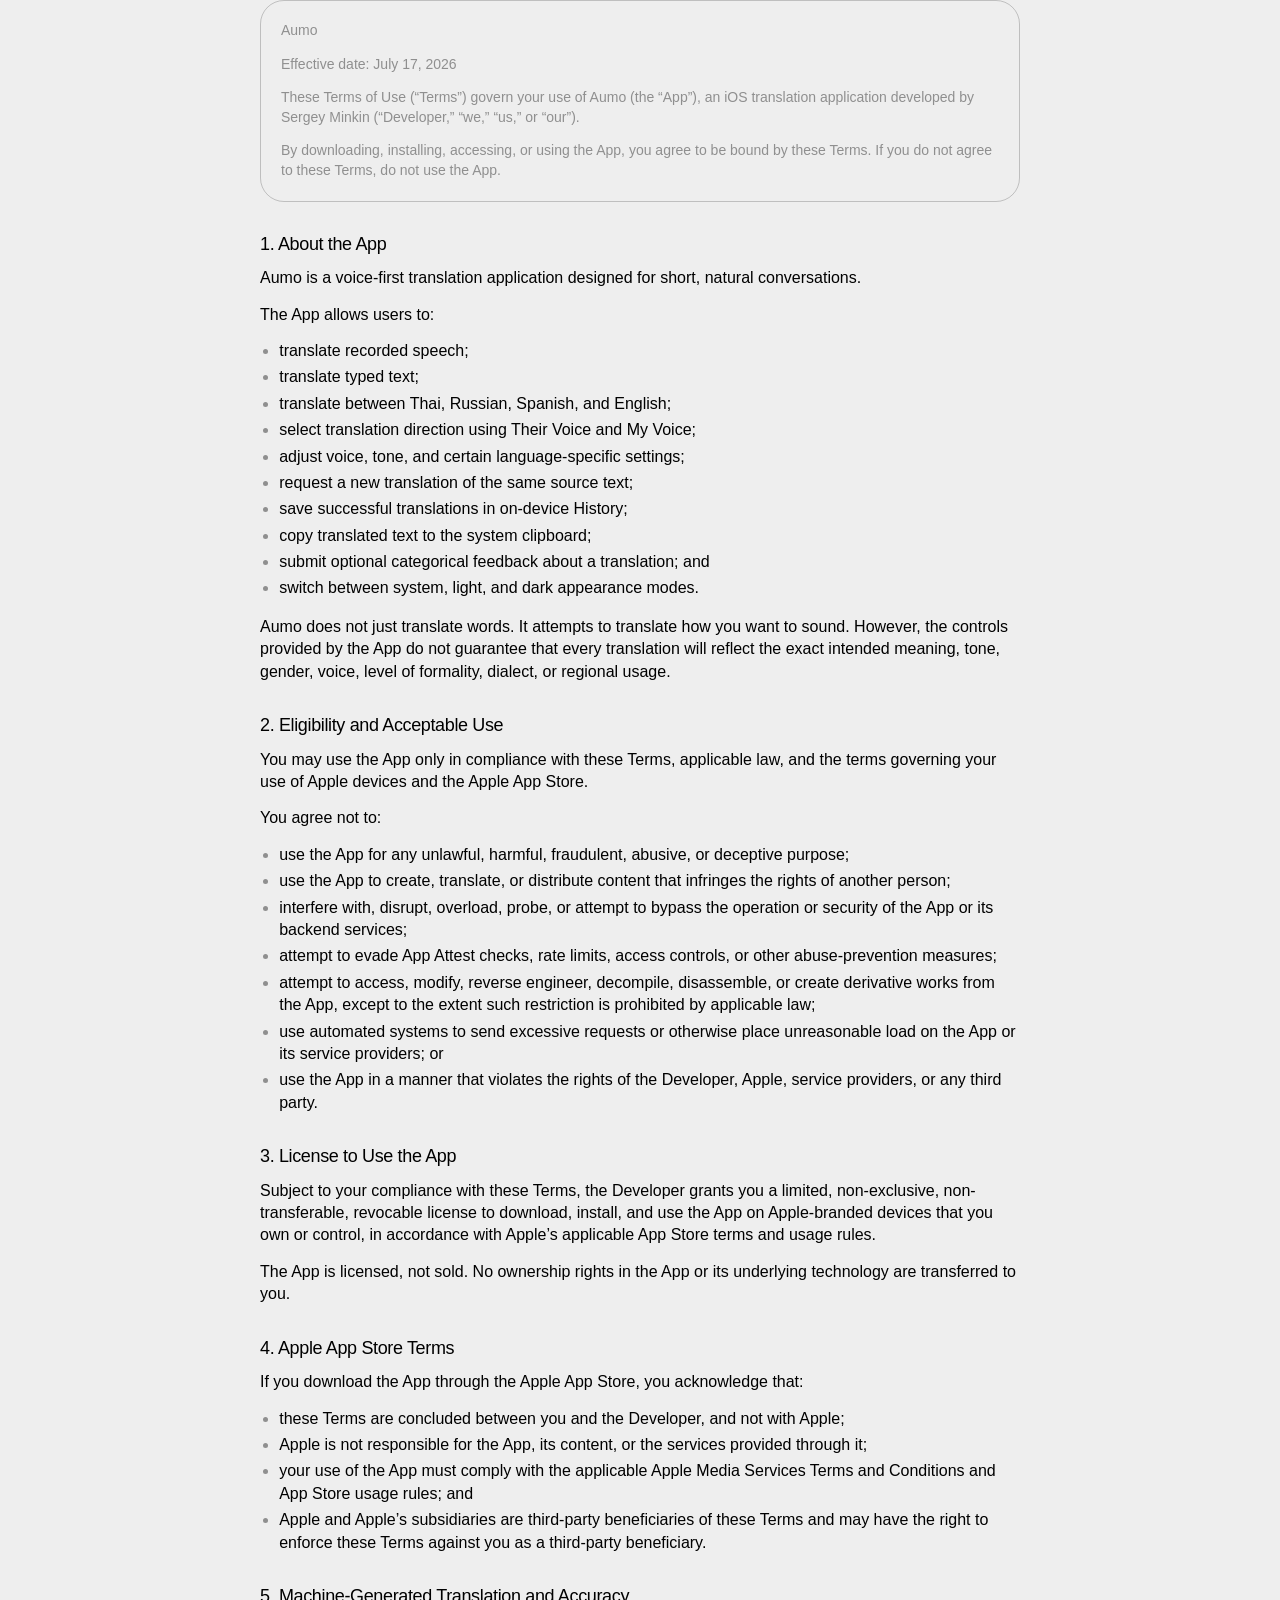
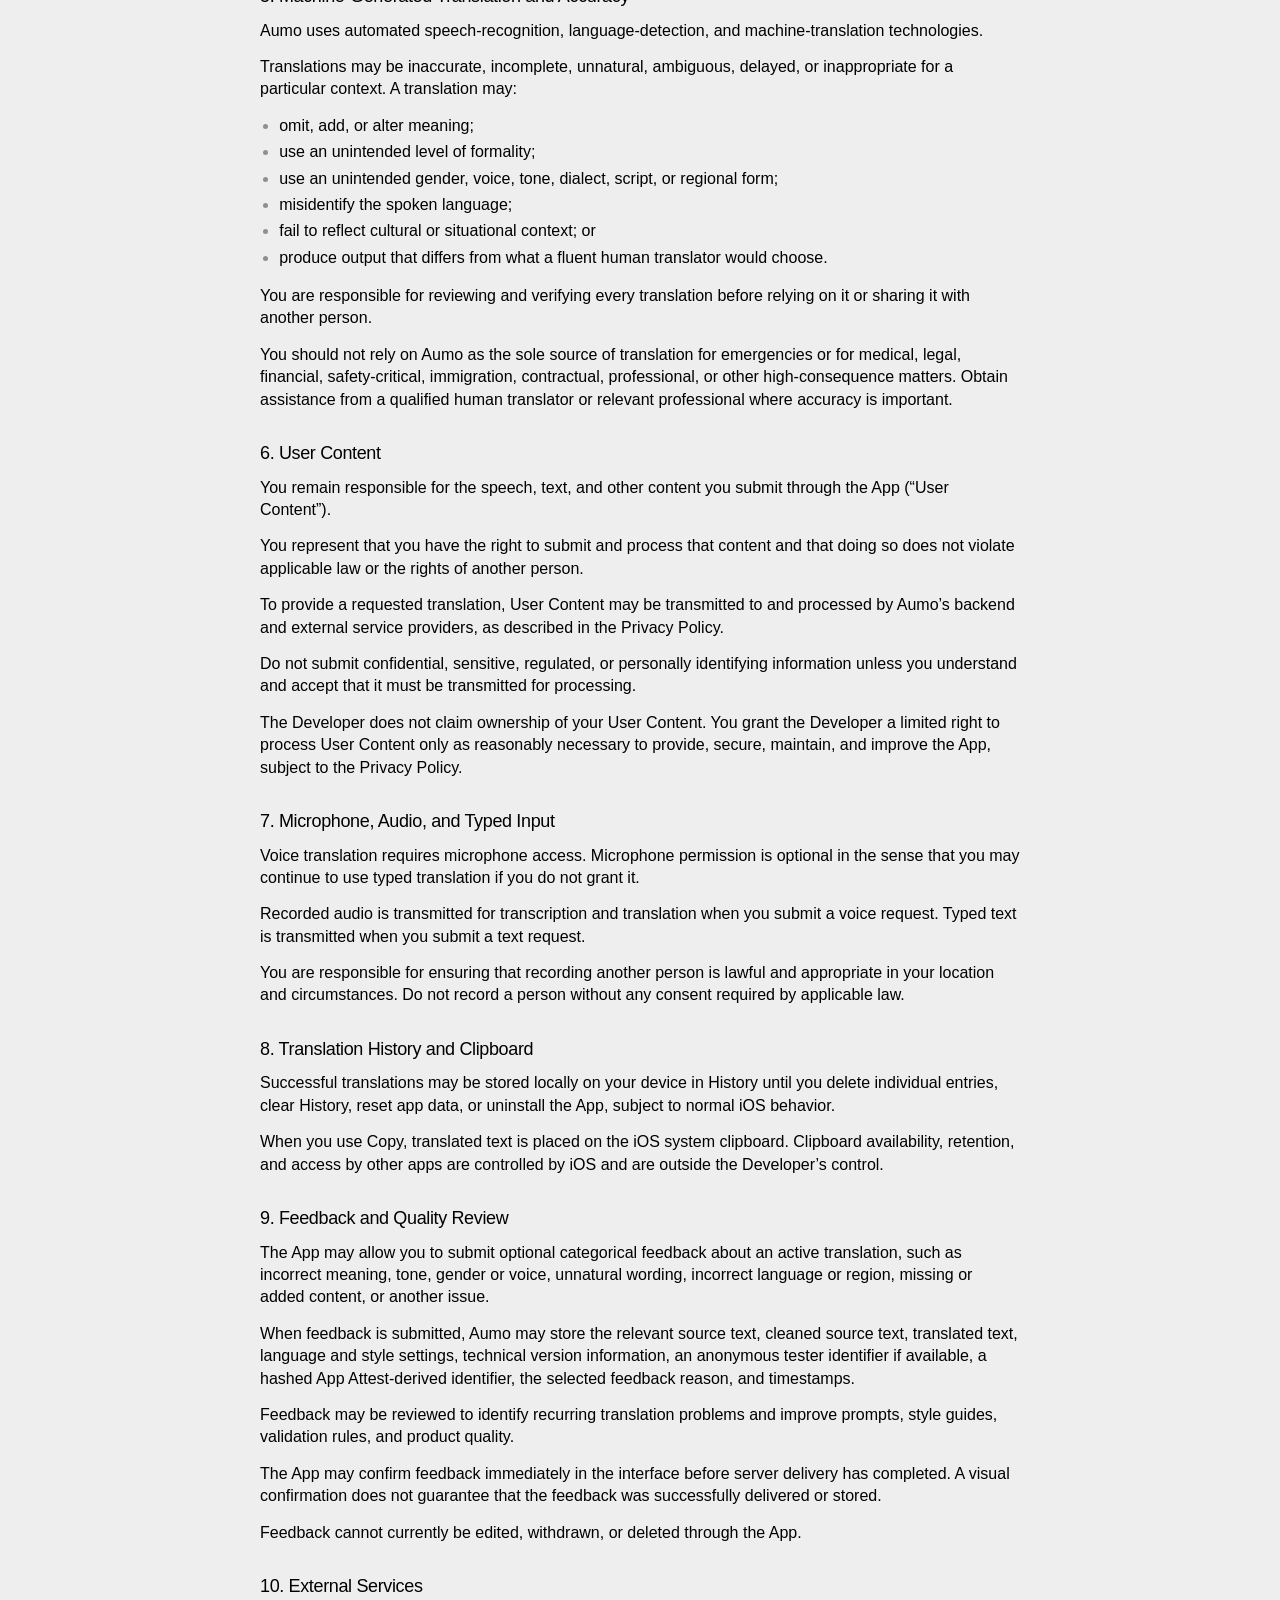
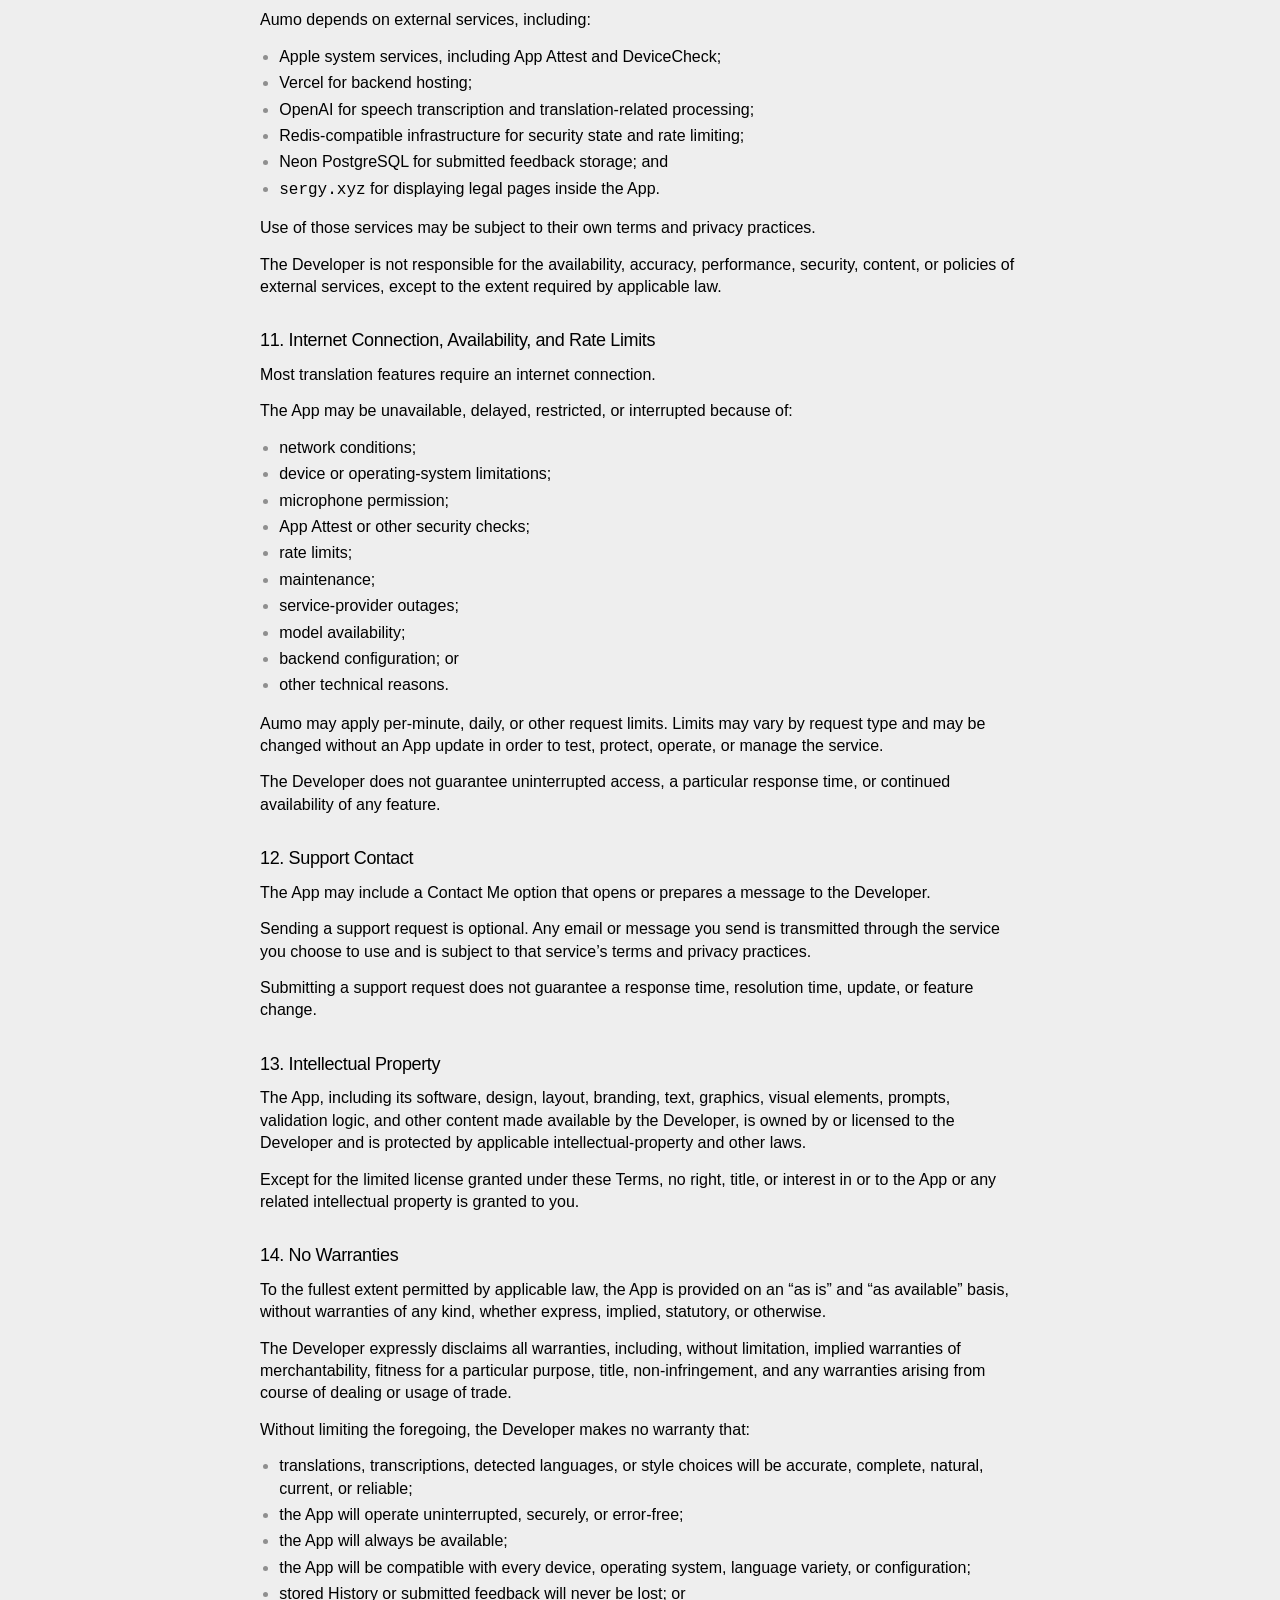
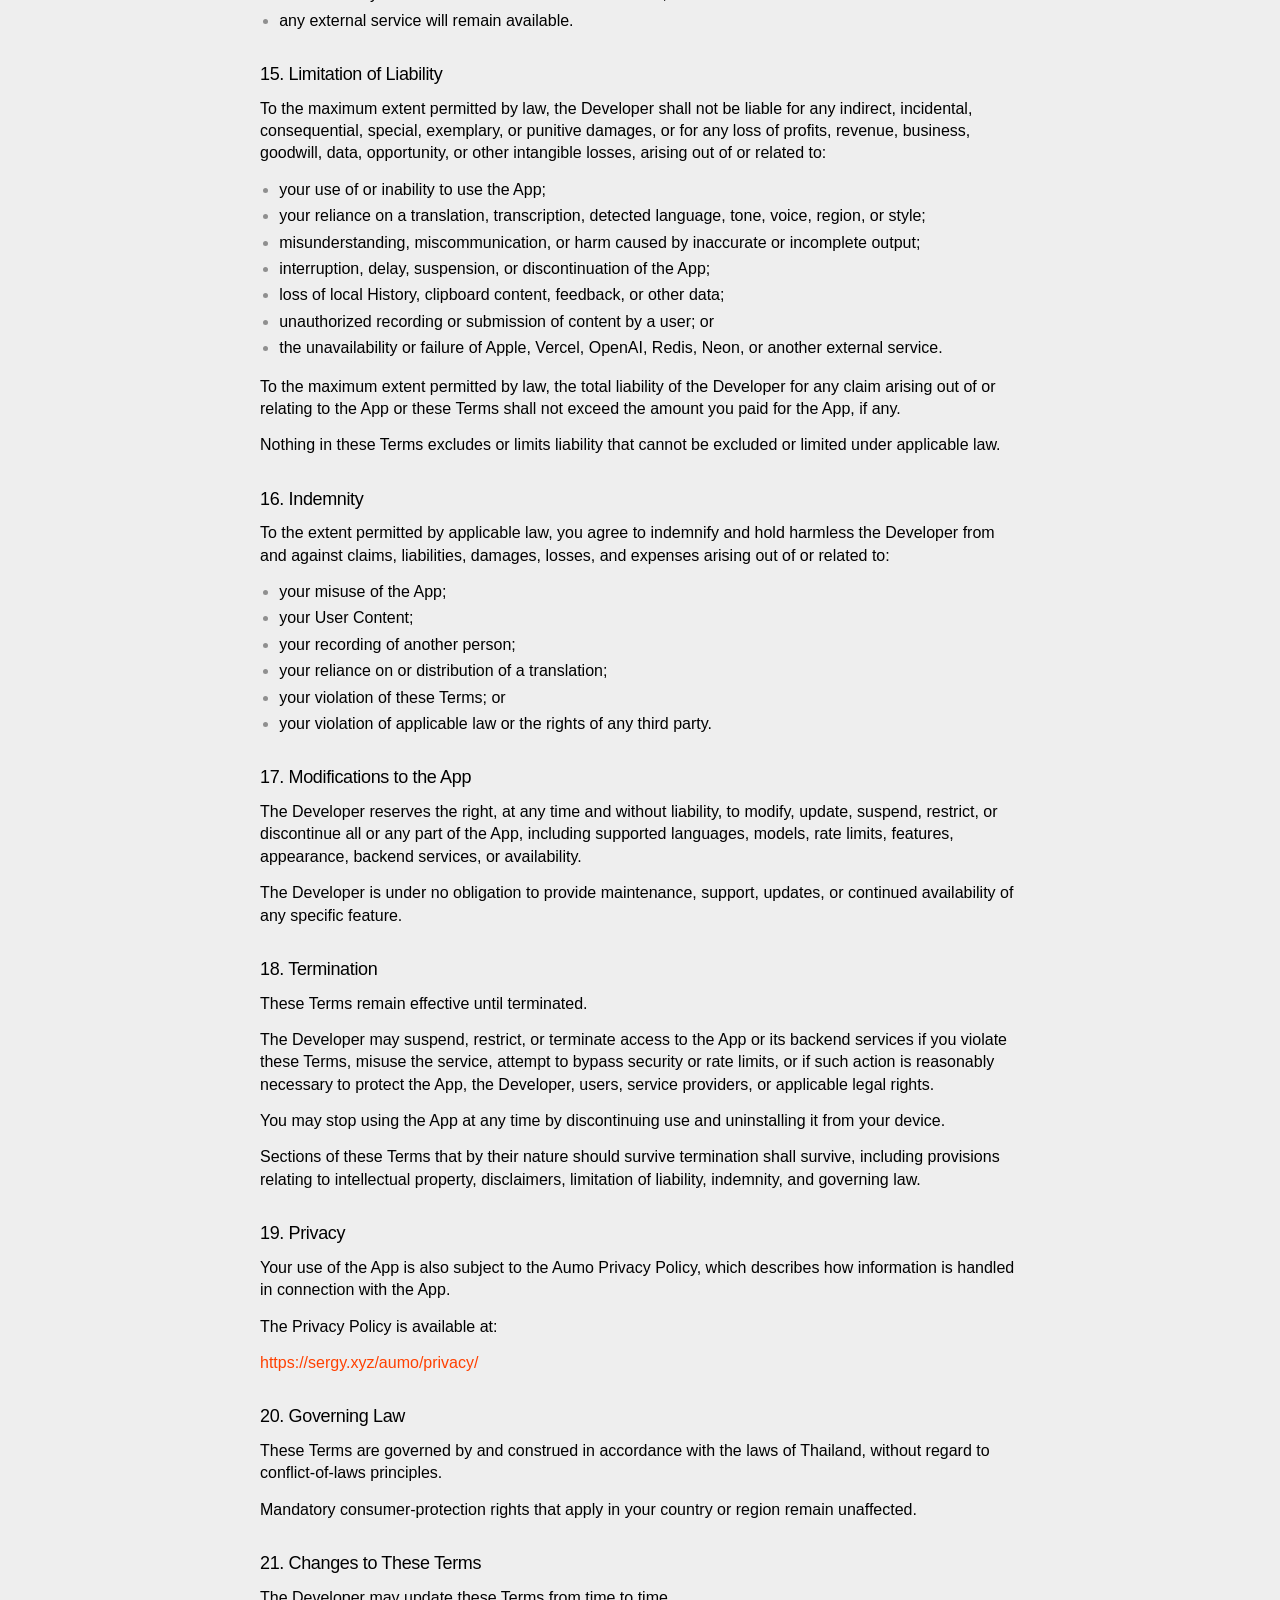
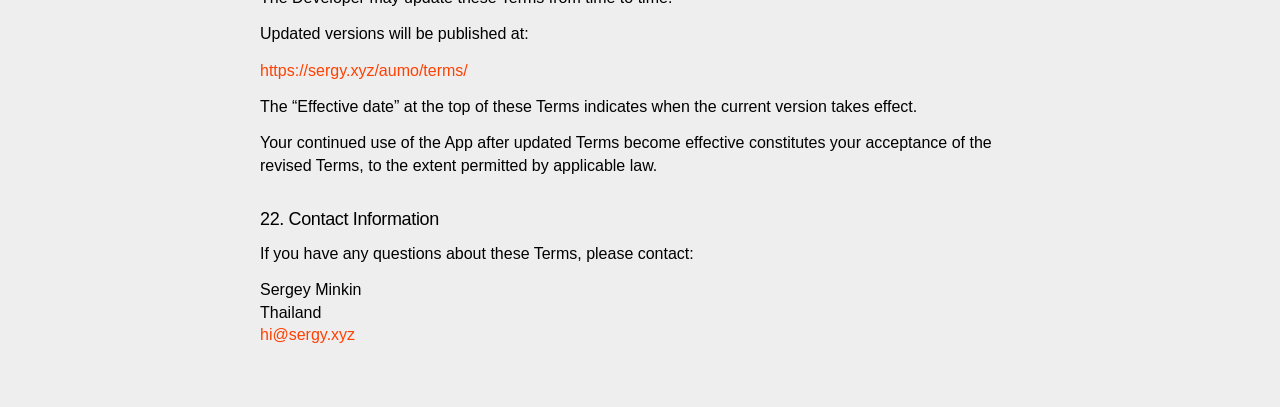
<file: aumo/terms/index.html>
<!DOCTYPE html>
<html lang="en">
<head>
  <meta charset="UTF-8">
  <title>Aumo — Terms of Use</title>
  <meta name="description" content="Read the terms that govern use of the Aumo iOS translation app.">
  <link rel="stylesheet" href="../legal.css">
  <meta name="viewport" content="width=device-width, initial-scale=1.0">
</head>
<body>
  <main class="legal-page">
    <div class="legal-container">
      <div class="disclamer">
        <section>
          <p class="meta-note">Aumo</p>
          <p class="meta-note">Effective date: July 17, 2026</p>
          <p class="meta-note">These Terms of Use (“Terms”) govern your use of Aumo (the “App”), an iOS translation application developed by Sergey Minkin (“Developer,” “we,” “us,” or “our”).</p>
          <p class="meta-note">By downloading, installing, accessing, or using the App, you agree to be bound by these Terms. If you do not agree to these Terms, do not use the App.</p>
        </section>
      </div>
      <section>
        <h2>1. About the App</h2>
        <p>Aumo is a voice-first translation application designed for short, natural conversations.</p>
        <p>The App allows users to:</p>
        <ul>
  <li>translate recorded speech;</li>
  <li>translate typed text;</li>
  <li>translate between Thai, Russian, Spanish, and English;</li>
  <li>select translation direction using Their Voice and My Voice;</li>
  <li>adjust voice, tone, and certain language-specific settings;</li>
  <li>request a new translation of the same source text;</li>
  <li>save successful translations in on-device History;</li>
  <li>copy translated text to the system clipboard;</li>
  <li>submit optional categorical feedback about a translation; and</li>
  <li>switch between system, light, and dark appearance modes.</li>
</ul>
        <p>Aumo does not just translate words. It attempts to translate how you want to sound. However, the controls provided by the App do not guarantee that every translation will reflect the exact intended meaning, tone, gender, voice, level of formality, dialect, or regional usage.</p>
      </section>
      <section>
        <h2>2. Eligibility and Acceptable Use</h2>
        <p>You may use the App only in compliance with these Terms, applicable law, and the terms governing your use of Apple devices and the Apple App Store.</p>
        <p>You agree not to:</p>
        <ul>
  <li>use the App for any unlawful, harmful, fraudulent, abusive, or deceptive purpose;</li>
  <li>use the App to create, translate, or distribute content that infringes the rights of another person;</li>
  <li>interfere with, disrupt, overload, probe, or attempt to bypass the operation or security of the App or its backend services;</li>
  <li>attempt to evade App Attest checks, rate limits, access controls, or other abuse-prevention measures;</li>
  <li>attempt to access, modify, reverse engineer, decompile, disassemble, or create derivative works from the App, except to the extent such restriction is prohibited by applicable law;</li>
  <li>use automated systems to send excessive requests or otherwise place unreasonable load on the App or its service providers; or</li>
  <li>use the App in a manner that violates the rights of the Developer, Apple, service providers, or any third party.</li>
</ul>
      </section>
      <section>
        <h2>3. License to Use the App</h2>
        <p>Subject to your compliance with these Terms, the Developer grants you a limited, non-exclusive, non-transferable, revocable license to download, install, and use the App on Apple-branded devices that you own or control, in accordance with Apple’s applicable App Store terms and usage rules.</p>
        <p>The App is licensed, not sold. No ownership rights in the App or its underlying technology are transferred to you.</p>
      </section>
      <section>
        <h2>4. Apple App Store Terms</h2>
        <p>If you download the App through the Apple App Store, you acknowledge that:</p>
        <ul>
  <li>these Terms are concluded between you and the Developer, and not with Apple;</li>
  <li>Apple is not responsible for the App, its content, or the services provided through it;</li>
  <li>your use of the App must comply with the applicable Apple Media Services Terms and Conditions and App Store usage rules; and</li>
  <li>Apple and Apple’s subsidiaries are third-party beneficiaries of these Terms and may have the right to enforce these Terms against you as a third-party beneficiary.</li>
</ul>
      </section>
      <section>
        <h2>5. Machine-Generated Translation and Accuracy</h2>
        <p>Aumo uses automated speech-recognition, language-detection, and machine-translation technologies.</p>
        <p>Translations may be inaccurate, incomplete, unnatural, ambiguous, delayed, or inappropriate for a particular context. A translation may:</p>
        <ul>
  <li>omit, add, or alter meaning;</li>
  <li>use an unintended level of formality;</li>
  <li>use an unintended gender, voice, tone, dialect, script, or regional form;</li>
  <li>misidentify the spoken language;</li>
  <li>fail to reflect cultural or situational context; or</li>
  <li>produce output that differs from what a fluent human translator would choose.</li>
</ul>
        <p>You are responsible for reviewing and verifying every translation before relying on it or sharing it with another person.</p>
        <p>You should not rely on Aumo as the sole source of translation for emergencies or for medical, legal, financial, safety-critical, immigration, contractual, professional, or other high-consequence matters. Obtain assistance from a qualified human translator or relevant professional where accuracy is important.</p>
      </section>
      <section>
        <h2>6. User Content</h2>
        <p>You remain responsible for the speech, text, and other content you submit through the App (“User Content”).</p>
        <p>You represent that you have the right to submit and process that content and that doing so does not violate applicable law or the rights of another person.</p>
        <p>To provide a requested translation, User Content may be transmitted to and processed by Aumo’s backend and external service providers, as described in the Privacy Policy.</p>
        <p>Do not submit confidential, sensitive, regulated, or personally identifying information unless you understand and accept that it must be transmitted for processing.</p>
        <p>The Developer does not claim ownership of your User Content. You grant the Developer a limited right to process User Content only as reasonably necessary to provide, secure, maintain, and improve the App, subject to the Privacy Policy.</p>
      </section>
      <section>
        <h2>7. Microphone, Audio, and Typed Input</h2>
        <p>Voice translation requires microphone access. Microphone permission is optional in the sense that you may continue to use typed translation if you do not grant it.</p>
        <p>Recorded audio is transmitted for transcription and translation when you submit a voice request. Typed text is transmitted when you submit a text request.</p>
        <p>You are responsible for ensuring that recording another person is lawful and appropriate in your location and circumstances. Do not record a person without any consent required by applicable law.</p>
      </section>
      <section>
        <h2>8. Translation History and Clipboard</h2>
        <p>Successful translations may be stored locally on your device in History until you delete individual entries, clear History, reset app data, or uninstall the App, subject to normal iOS behavior.</p>
        <p>When you use Copy, translated text is placed on the iOS system clipboard. Clipboard availability, retention, and access by other apps are controlled by iOS and are outside the Developer’s control.</p>
      </section>
      <section>
        <h2>9. Feedback and Quality Review</h2>
        <p>The App may allow you to submit optional categorical feedback about an active translation, such as incorrect meaning, tone, gender or voice, unnatural wording, incorrect language or region, missing or added content, or another issue.</p>
        <p>When feedback is submitted, Aumo may store the relevant source text, cleaned source text, translated text, language and style settings, technical version information, an anonymous tester identifier if available, a hashed App Attest-derived identifier, the selected feedback reason, and timestamps.</p>
        <p>Feedback may be reviewed to identify recurring translation problems and improve prompts, style guides, validation rules, and product quality.</p>
        <p>The App may confirm feedback immediately in the interface before server delivery has completed. A visual confirmation does not guarantee that the feedback was successfully delivered or stored.</p>
        <p>Feedback cannot currently be edited, withdrawn, or deleted through the App.</p>
      </section>
      <section>
        <h2>10. External Services</h2>
        <p>Aumo depends on external services, including:</p>
        <ul>
  <li>Apple system services, including App Attest and DeviceCheck;</li>
  <li>Vercel for backend hosting;</li>
  <li>OpenAI for speech transcription and translation-related processing;</li>
  <li>Redis-compatible infrastructure for security state and rate limiting;</li>
  <li>Neon PostgreSQL for submitted feedback storage; and</li>
  <li><code>sergy.xyz</code> for displaying legal pages inside the App.</li>
</ul>
        <p>Use of those services may be subject to their own terms and privacy practices.</p>
        <p>The Developer is not responsible for the availability, accuracy, performance, security, content, or policies of external services, except to the extent required by applicable law.</p>
      </section>
      <section>
        <h2>11. Internet Connection, Availability, and Rate Limits</h2>
        <p>Most translation features require an internet connection.</p>
        <p>The App may be unavailable, delayed, restricted, or interrupted because of:</p>
        <ul>
  <li>network conditions;</li>
  <li>device or operating-system limitations;</li>
  <li>microphone permission;</li>
  <li>App Attest or other security checks;</li>
  <li>rate limits;</li>
  <li>maintenance;</li>
  <li>service-provider outages;</li>
  <li>model availability;</li>
  <li>backend configuration; or</li>
  <li>other technical reasons.</li>
</ul>
        <p>Aumo may apply per-minute, daily, or other request limits. Limits may vary by request type and may be changed without an App update in order to test, protect, operate, or manage the service.</p>
        <p>The Developer does not guarantee uninterrupted access, a particular response time, or continued availability of any feature.</p>
      </section>
      <section>
        <h2>12. Support Contact</h2>
        <p>The App may include a Contact Me option that opens or prepares a message to the Developer.</p>
        <p>Sending a support request is optional. Any email or message you send is transmitted through the service you choose to use and is subject to that service’s terms and privacy practices.</p>
        <p>Submitting a support request does not guarantee a response time, resolution time, update, or feature change.</p>
      </section>
      <section>
        <h2>13. Intellectual Property</h2>
        <p>The App, including its software, design, layout, branding, text, graphics, visual elements, prompts, validation logic, and other content made available by the Developer, is owned by or licensed to the Developer and is protected by applicable intellectual-property and other laws.</p>
        <p>Except for the limited license granted under these Terms, no right, title, or interest in or to the App or any related intellectual property is granted to you.</p>
      </section>
      <section>
        <h2>14. No Warranties</h2>
        <p>To the fullest extent permitted by applicable law, the App is provided on an “as is” and “as available” basis, without warranties of any kind, whether express, implied, statutory, or otherwise.</p>
        <p>The Developer expressly disclaims all warranties, including, without limitation, implied warranties of merchantability, fitness for a particular purpose, title, non-infringement, and any warranties arising from course of dealing or usage of trade.</p>
        <p>Without limiting the foregoing, the Developer makes no warranty that:</p>
        <ul>
  <li>translations, transcriptions, detected languages, or style choices will be accurate, complete, natural, current, or reliable;</li>
  <li>the App will operate uninterrupted, securely, or error-free;</li>
  <li>the App will always be available;</li>
  <li>the App will be compatible with every device, operating system, language variety, or configuration;</li>
  <li>stored History or submitted feedback will never be lost; or</li>
  <li>any external service will remain available.</li>
</ul>
      </section>
      <section>
        <h2>15. Limitation of Liability</h2>
        <p>To the maximum extent permitted by law, the Developer shall not be liable for any indirect, incidental, consequential, special, exemplary, or punitive damages, or for any loss of profits, revenue, business, goodwill, data, opportunity, or other intangible losses, arising out of or related to:</p>
        <ul>
  <li>your use of or inability to use the App;</li>
  <li>your reliance on a translation, transcription, detected language, tone, voice, region, or style;</li>
  <li>misunderstanding, miscommunication, or harm caused by inaccurate or incomplete output;</li>
  <li>interruption, delay, suspension, or discontinuation of the App;</li>
  <li>loss of local History, clipboard content, feedback, or other data;</li>
  <li>unauthorized recording or submission of content by a user; or</li>
  <li>the unavailability or failure of Apple, Vercel, OpenAI, Redis, Neon, or another external service.</li>
</ul>
        <p>To the maximum extent permitted by law, the total liability of the Developer for any claim arising out of or relating to the App or these Terms shall not exceed the amount you paid for the App, if any.</p>
        <p>Nothing in these Terms excludes or limits liability that cannot be excluded or limited under applicable law.</p>
      </section>
      <section>
        <h2>16. Indemnity</h2>
        <p>To the extent permitted by applicable law, you agree to indemnify and hold harmless the Developer from and against claims, liabilities, damages, losses, and expenses arising out of or related to:</p>
        <ul>
  <li>your misuse of the App;</li>
  <li>your User Content;</li>
  <li>your recording of another person;</li>
  <li>your reliance on or distribution of a translation;</li>
  <li>your violation of these Terms; or</li>
  <li>your violation of applicable law or the rights of any third party.</li>
</ul>
      </section>
      <section>
        <h2>17. Modifications to the App</h2>
        <p>The Developer reserves the right, at any time and without liability, to modify, update, suspend, restrict, or discontinue all or any part of the App, including supported languages, models, rate limits, features, appearance, backend services, or availability.</p>
        <p>The Developer is under no obligation to provide maintenance, support, updates, or continued availability of any specific feature.</p>
      </section>
      <section>
        <h2>18. Termination</h2>
        <p>These Terms remain effective until terminated.</p>
        <p>The Developer may suspend, restrict, or terminate access to the App or its backend services if you violate these Terms, misuse the service, attempt to bypass security or rate limits, or if such action is reasonably necessary to protect the App, the Developer, users, service providers, or applicable legal rights.</p>
        <p>You may stop using the App at any time by discontinuing use and uninstalling it from your device.</p>
        <p>Sections of these Terms that by their nature should survive termination shall survive, including provisions relating to intellectual property, disclaimers, limitation of liability, indemnity, and governing law.</p>
      </section>
      <section>
        <h2>19. Privacy</h2>
        <p>Your use of the App is also subject to the Aumo Privacy Policy, which describes how information is handled in connection with the App.</p>
        <p>The Privacy Policy is available at:</p>
        <p><a href="https://sergy.xyz/aumo/privacy/">https://sergy.xyz/aumo/privacy/</a></p>
      </section>
      <section>
        <h2>20. Governing Law</h2>
        <p>These Terms are governed by and construed in accordance with the laws of Thailand, without regard to conflict-of-laws principles.</p>
        <p>Mandatory consumer-protection rights that apply in your country or region remain unaffected.</p>
      </section>
      <section>
        <h2>21. Changes to These Terms</h2>
        <p>The Developer may update these Terms from time to time.</p>
        <p>Updated versions will be published at:</p>
        <p><a href="https://sergy.xyz/aumo/terms/">https://sergy.xyz/aumo/terms/</a></p>
        <p>The “Effective date” at the top of these Terms indicates when the current version takes effect.</p>
        <p>Your continued use of the App after updated Terms become effective constitutes your acceptance of the revised Terms, to the extent permitted by applicable law.</p>
      </section>
      <section>
        <h2>22. Contact Information</h2>
        <p>If you have any questions about these Terms, please contact:</p>
        <p>Sergey Minkin<br>
Thailand<br>
<a href="mailto:hi@sergy.xyz">hi@sergy.xyz</a></p>
      </section>
    </div>
  </main>
  <script>
    const theme = new URLSearchParams(window.location.search).get("theme");
    if (theme === "dark" || theme === "light") {
      document.body.setAttribute("data-theme", theme);
    }
  </script>
</body>
</html>
</file>
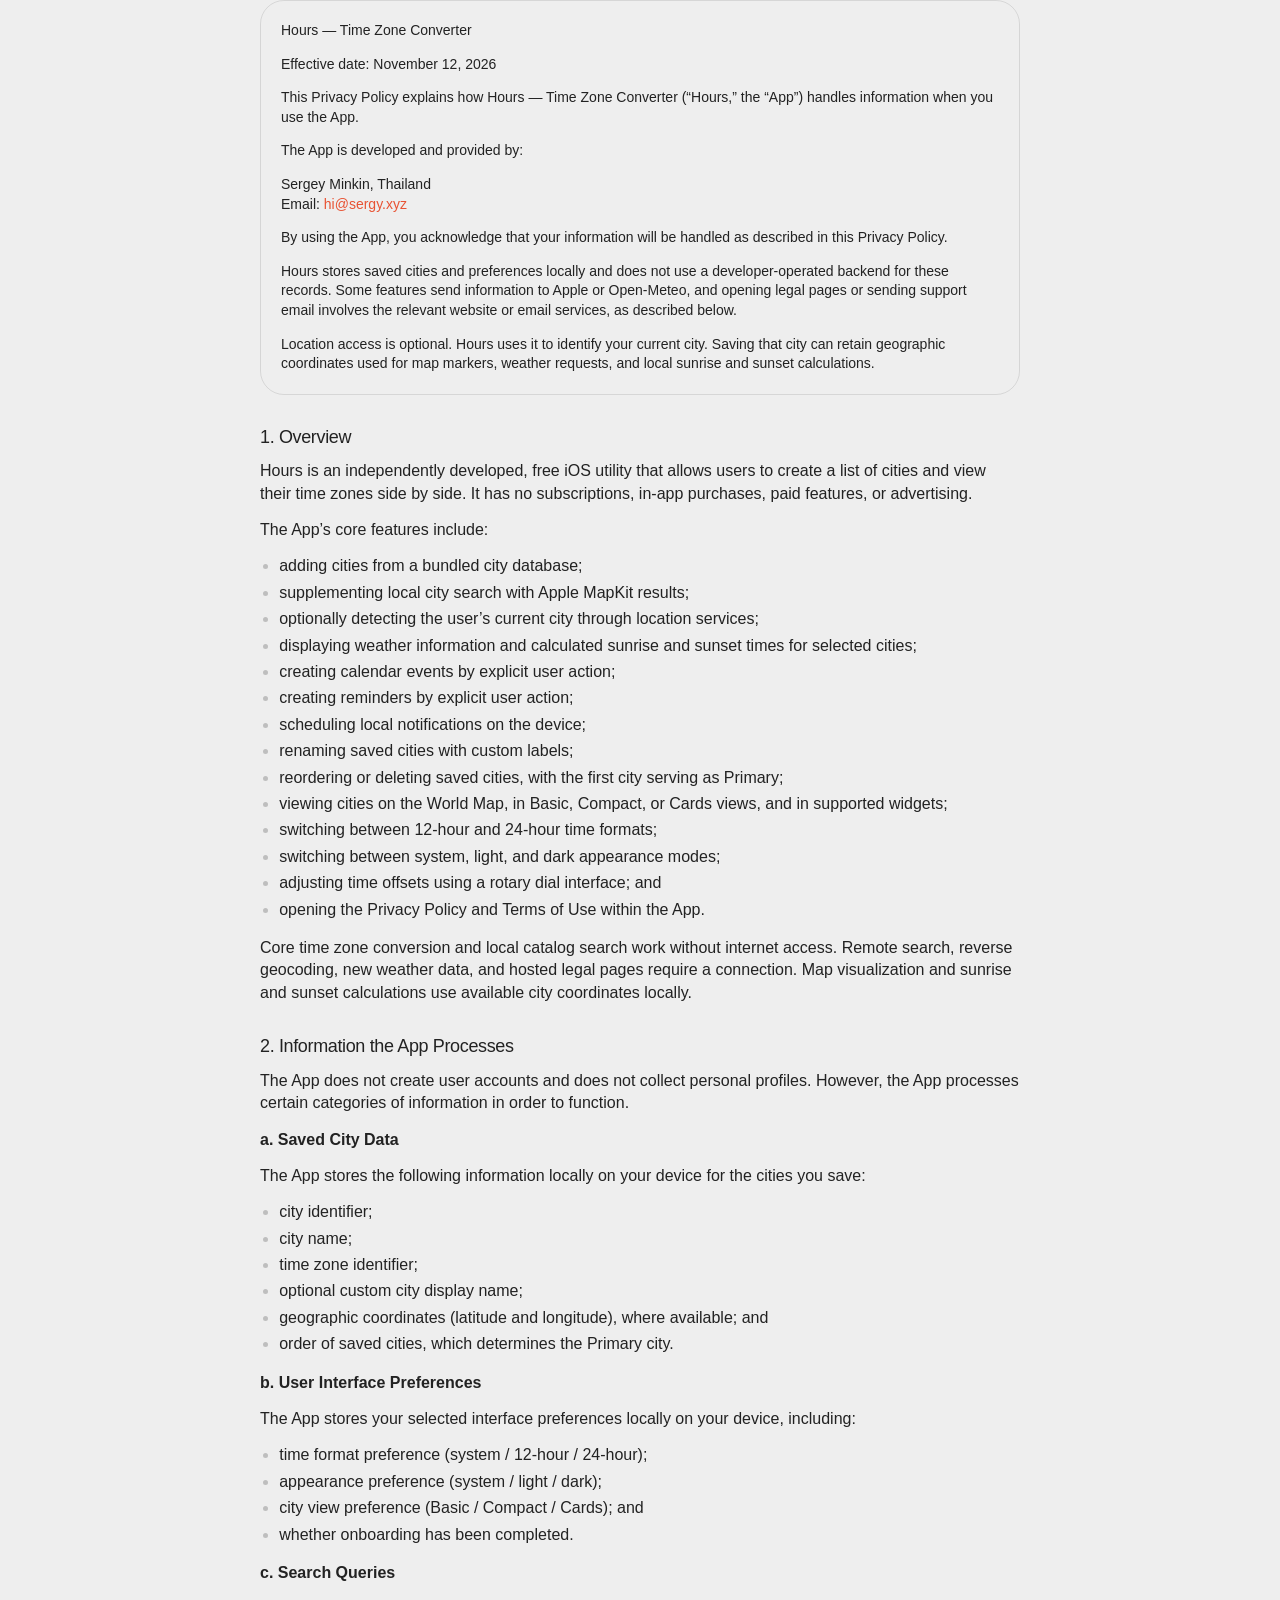
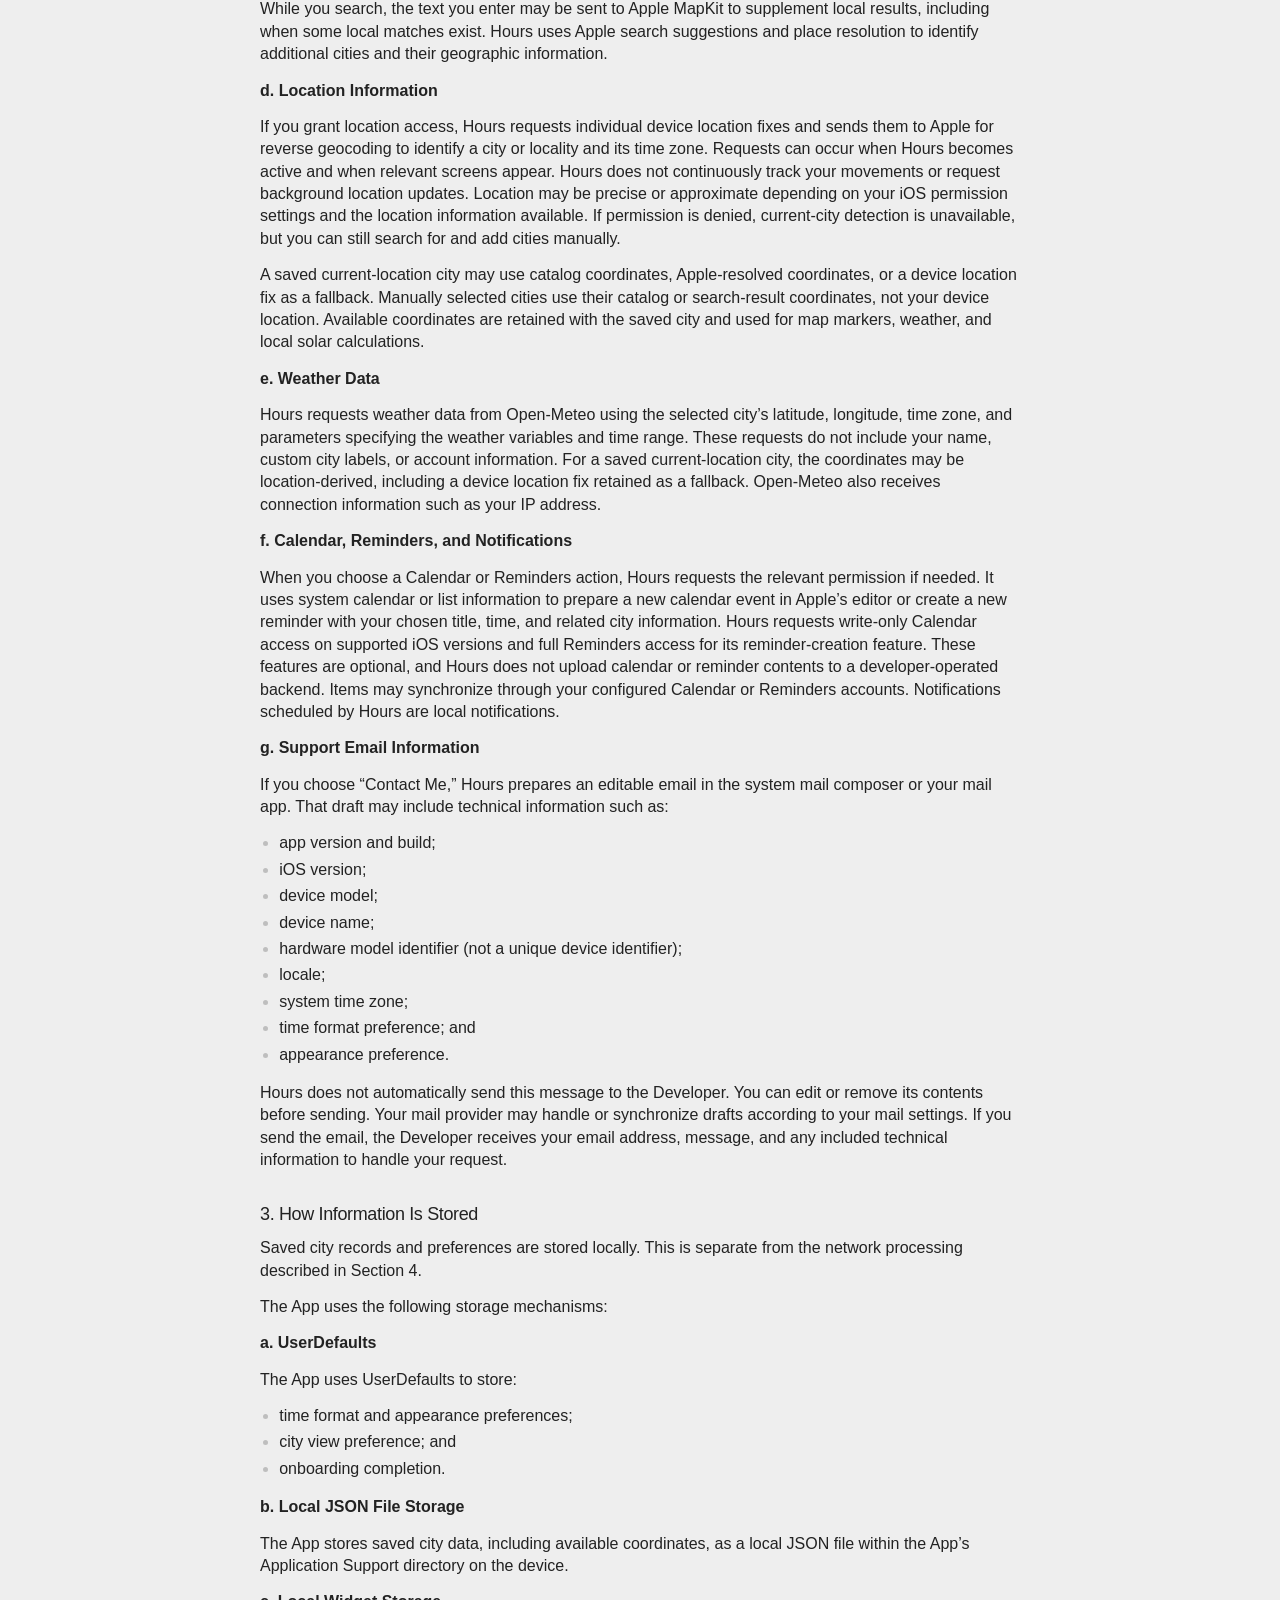
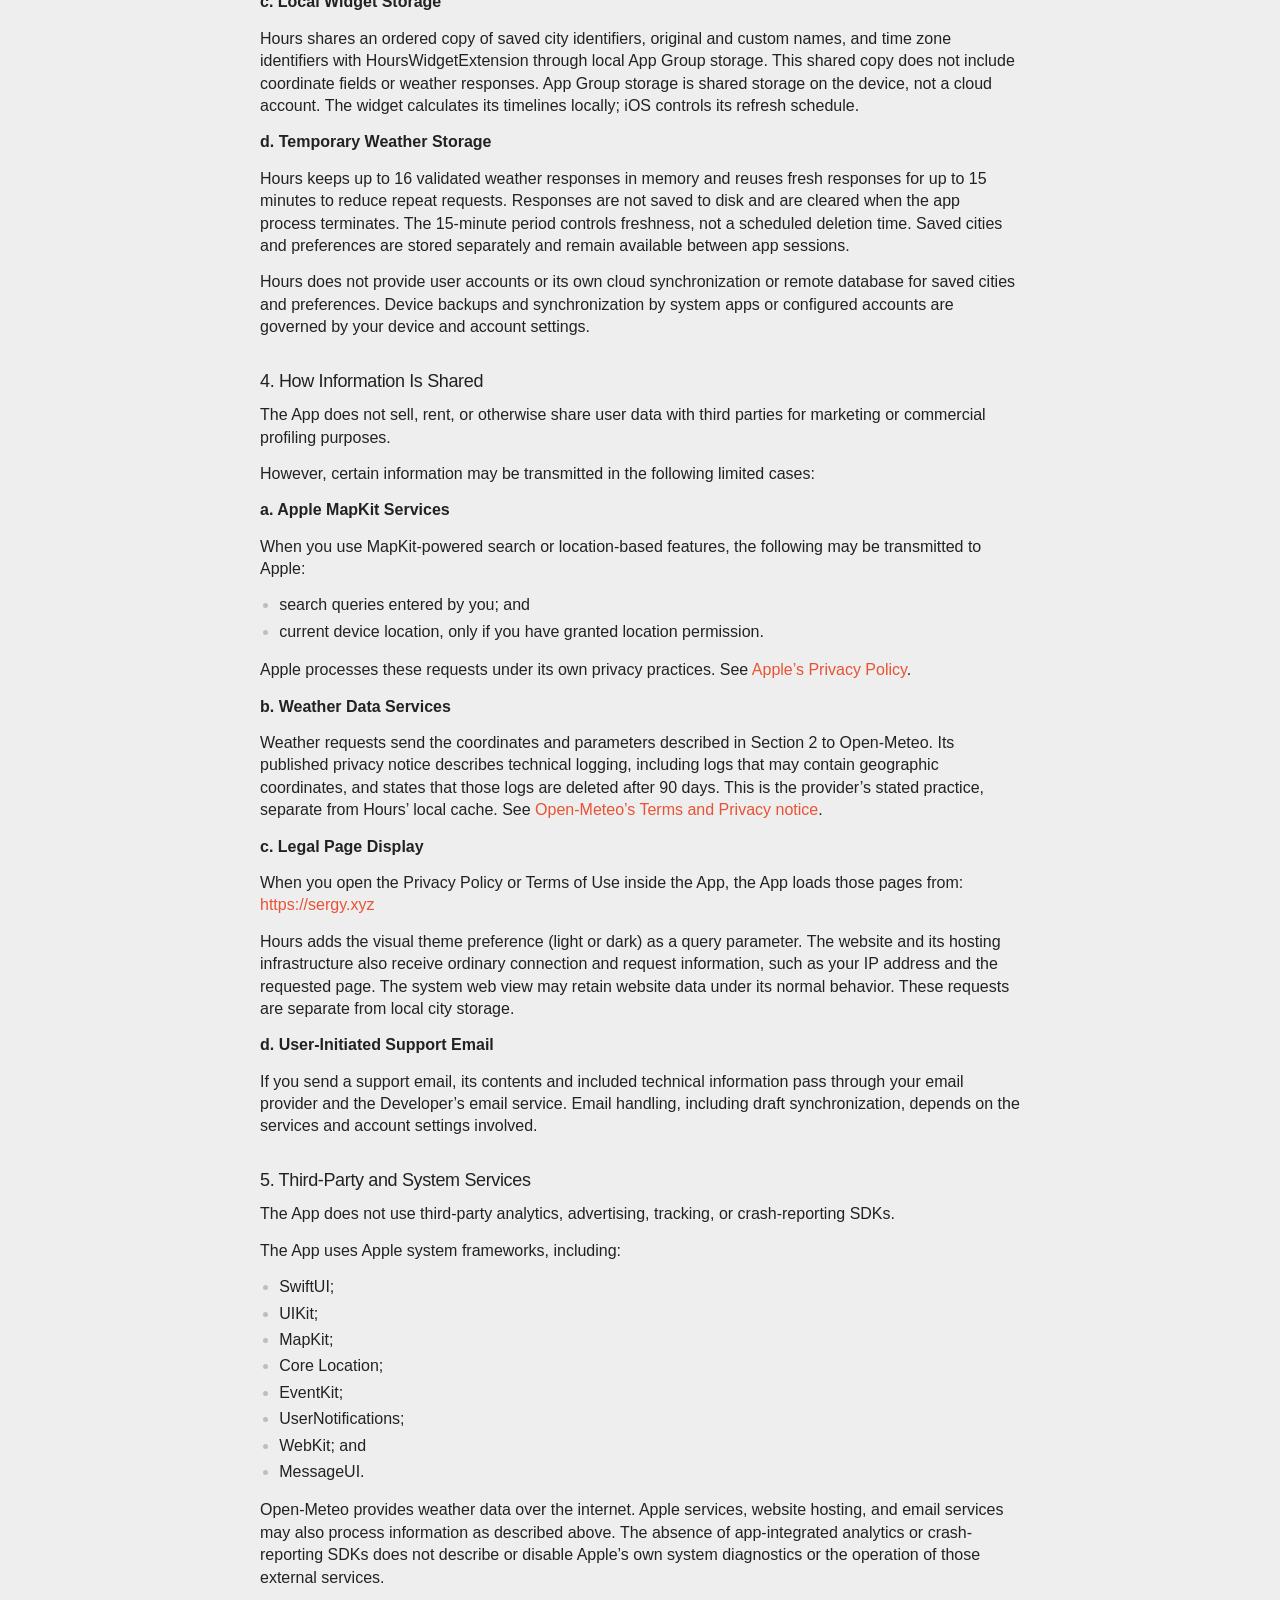
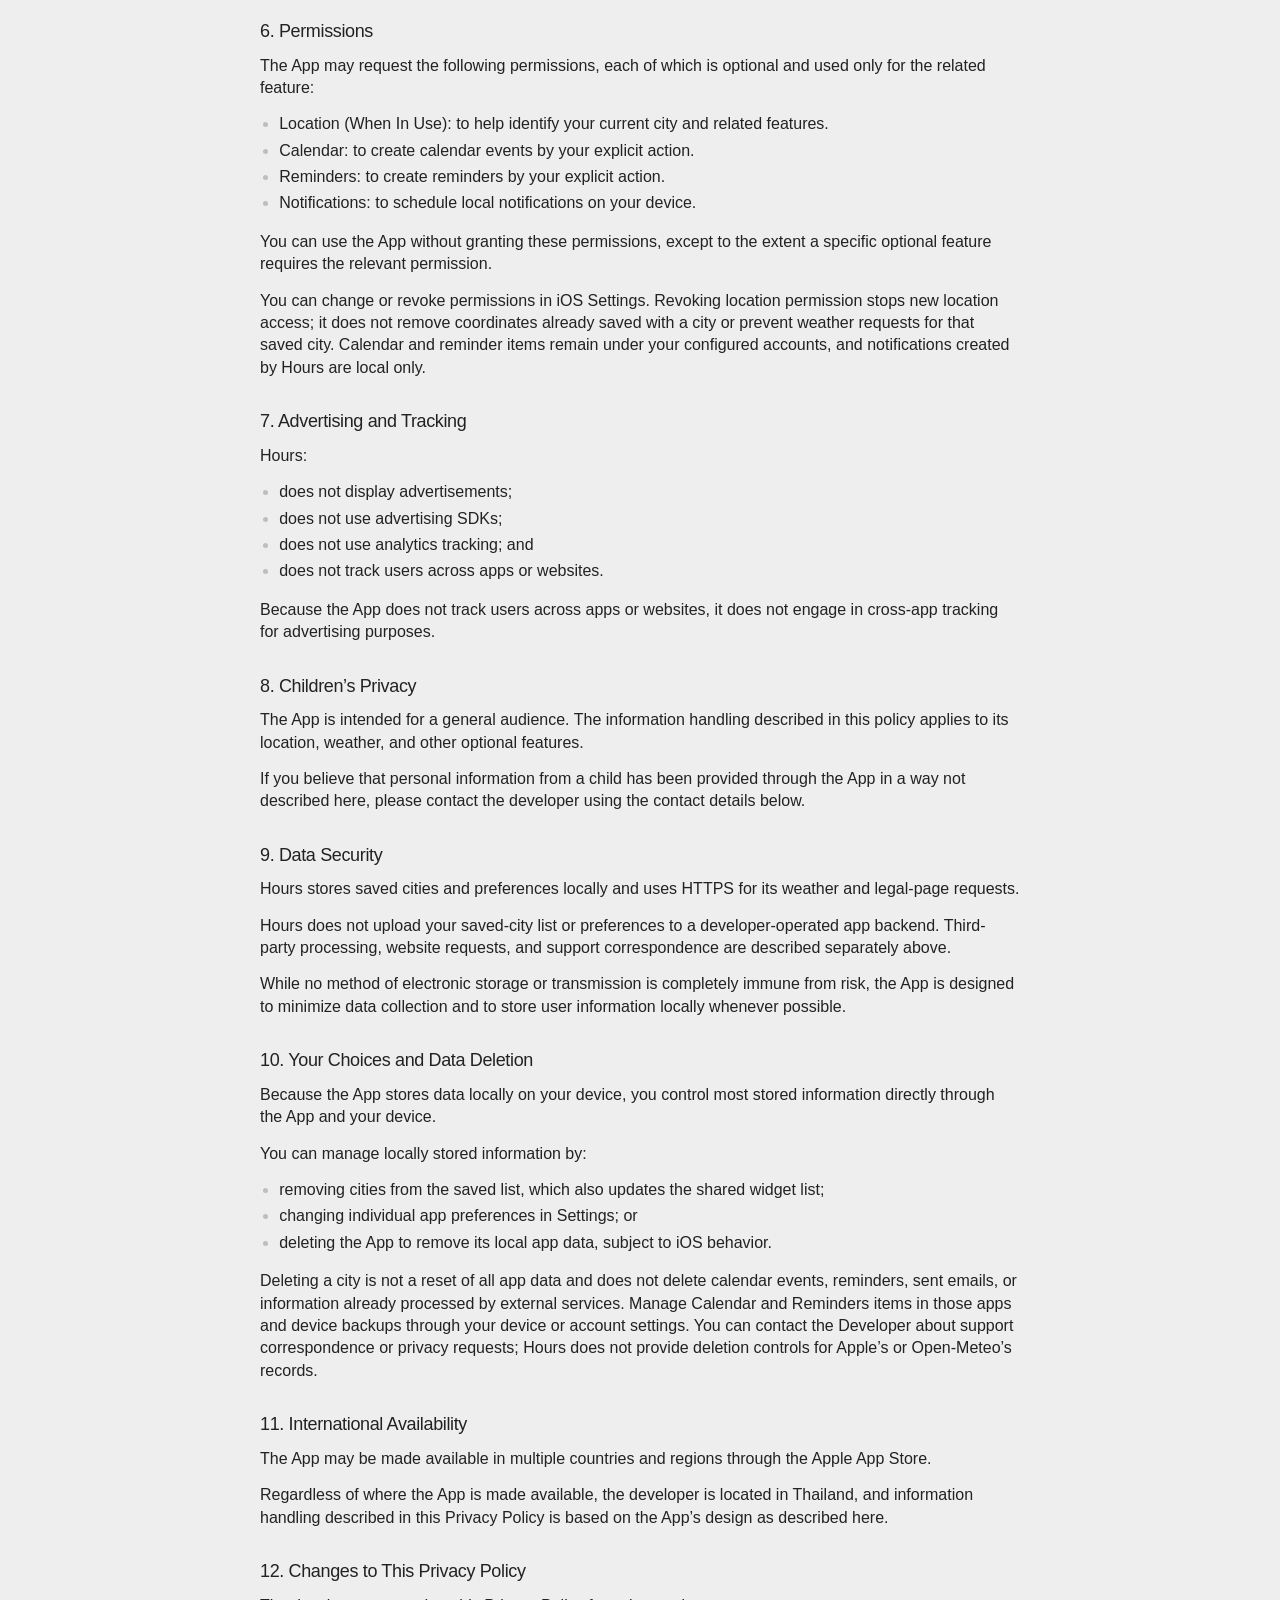
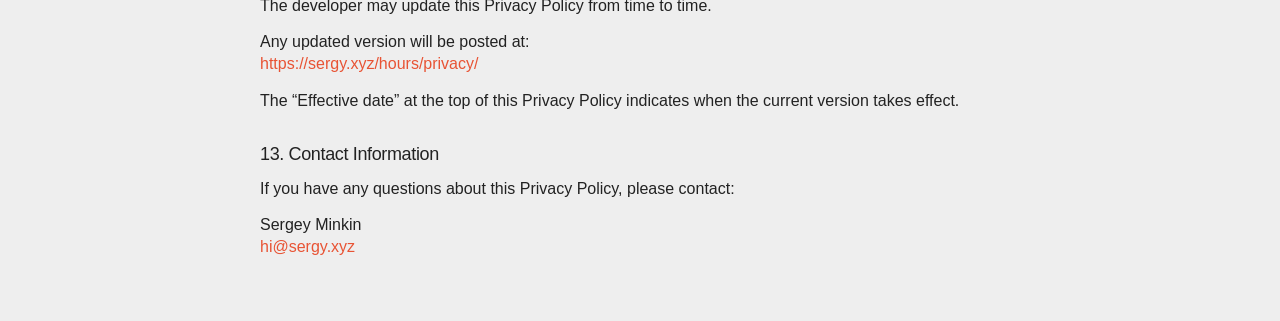
<file: hours/privacy/index.html>
<!DOCTYPE html>
<html lang="en">
<head>
  <meta charset="UTF-8">
  <title>Hours — Privacy Policy</title>
  <link rel="stylesheet" href="/hours/legal.css">
  <meta name="viewport" content="width=device-width, initial-scale=1.0">
</head>
<body data-theme="light">
  <main class="legal-page">
    <div class="legal-container">

	<div class="disclamer">	
		<section>
			<p style="font-size: 14px;">Hours — Time Zone Converter</p>
			<p style="font-size: 14px;">Effective date: November 12, 2026</p>
			<p style="font-size: 14px;">This Privacy Policy explains how Hours — Time Zone Converter (“Hours,” the “App”) handles information when you use the App.</p>
		</section>
	
		<section>
			<p style="font-size: 14px;" >The App is developed and provided by:</p>
			<p style="font-size: 14px;">Sergey Minkin, Thailand<br>Email: <a href="mailto:hi@sergy.xyz">hi@sergy.xyz</a></p>
			<p style="font-size: 14px;">By using the App, you acknowledge that your information will be handled as described in this Privacy Policy.</p>
		</section>

		<section>
			<p style="font-size: 14px;">Hours stores saved cities and preferences locally and does not use a developer-operated backend for these records. Some features send information to Apple or Open-Meteo, and opening legal pages or sending support email involves the relevant website or email services, as described below.</p>
			<p style="font-size: 14px;">Location access is optional. Hours uses it to identify your current city. Saving that city can retain geographic coordinates used for map markers, weather requests, and local sunrise and sunset calculations.</p>
		</section>
	</div>

	<section>
        <h2>1. Overview</h2>
        <p>Hours is an independently developed, free iOS utility that allows users to create a list of cities and view their time zones side by side. It has no subscriptions, in-app purchases, paid features, or advertising.</p>
        <p>The App’s core features include:</p>
        <ul>  
          	<li>adding cities from a bundled city database;</li>
            <li>supplementing local city search with Apple MapKit results;</li>
          	<li>optionally detecting the user’s current city through location services;</li>
            <li>displaying weather information and calculated sunrise and sunset times for selected cities;</li>
          	<li>creating calendar events by explicit user action;</li>
          	<li>creating reminders by explicit user action;</li>
          	<li>scheduling local notifications on the device;</li>
          	<li>renaming saved cities with custom labels;</li>
            <li>reordering or deleting saved cities, with the first city serving as Primary;</li>
            <li>viewing cities on the World Map, in Basic, Compact, or Cards views, and in supported widgets;</li>
          	<li>switching between 12-hour and 24-hour time formats;</li>
          	<li>switching between system, light, and dark appearance modes;</li>
          	<li>adjusting time offsets using a rotary dial interface; and</li>
          	<li>opening the Privacy Policy and Terms of Use within the App.</li>
        </ul>
        <p>Core time zone conversion and local catalog search work without internet access. Remote search, reverse geocoding, new weather data, and hosted legal pages require a connection. Map visualization and sunrise and sunset calculations use available city coordinates locally.</p>
	</section>

	<section>
        <h2>2. Information the App Processes</h2>
        <p>The App does not create user accounts and does not collect personal profiles. However, the App processes certain categories of information in order to function.</p>
        <p><b>a. Saved City Data</b></p>
        <p>The App stores the following information locally on your device for the cities you save:</p>
        <ul>
          <li>city identifier;</li>
          <li>city name;</li>
          <li>time zone identifier;</li>
          <li>optional custom city display name;</li>
          <li>geographic coordinates (latitude and longitude), where available; and</li>
          <li>order of saved cities, which determines the Primary city.</li>
        </ul>
        <p><b>b. User Interface Preferences</b></p>
        <p>The App stores your selected interface preferences locally on your device, including:</p>
        <ul>  
          <li>time format preference (system / 12-hour / 24-hour);</li>
          <li>appearance preference (system / light / dark);</li>
          <li>city view preference (Basic / Compact / Cards); and</li>
          <li>whether onboarding has been completed.</li>
        </ul>
        <p><b>c. Search Queries</b></p>
        <p>While you search, the text you enter may be sent to Apple MapKit to supplement local results, including when some local matches exist. Hours uses Apple search suggestions and place resolution to identify additional cities and their geographic information.</p>
        <p><b>d. Location Information</b></p>
        <p>If you grant location access, Hours requests individual device location fixes and sends them to Apple for reverse geocoding to identify a city or locality and its time zone. Requests can occur when Hours becomes active and when relevant screens appear. Hours does not continuously track your movements or request background location updates. Location may be precise or approximate depending on your iOS permission settings and the location information available. If permission is denied, current-city detection is unavailable, but you can still search for and add cities manually.</p>
        <p>A saved current-location city may use catalog coordinates, Apple-resolved coordinates, or a device location fix as a fallback. Manually selected cities use their catalog or search-result coordinates, not your device location. Available coordinates are retained with the saved city and used for map markers, weather, and local solar calculations.</p>
		<p><b>e. Weather Data</b></p>
        <p>Hours requests weather data from Open-Meteo using the selected city’s latitude, longitude, time zone, and parameters specifying the weather variables and time range. These requests do not include your name, custom city labels, or account information. For a saved current-location city, the coordinates may be location-derived, including a device location fix retained as a fallback. Open-Meteo also receives connection information such as your IP address.</p>
		<p><b>f. Calendar, Reminders, and Notifications</b></p>
        <p>When you choose a Calendar or Reminders action, Hours requests the relevant permission if needed. It uses system calendar or list information to prepare a new calendar event in Apple’s editor or create a new reminder with your chosen title, time, and related city information. Hours requests write-only Calendar access on supported iOS versions and full Reminders access for its reminder-creation feature. These features are optional, and Hours does not upload calendar or reminder contents to a developer-operated backend. Items may synchronize through your configured Calendar or Reminders accounts. Notifications scheduled by Hours are local notifications.</p>
        <p><b>g. Support Email Information</b></p>
        <p>If you choose “Contact Me,” Hours prepares an editable email in the system mail composer or your mail app. That draft may include technical information such as:</p>
	      <ul>
          <li>app version and build;</li>
          <li>iOS version;</li>
          <li>device model;</li>
          <li>device name;</li>
          <li>hardware model identifier (not a unique device identifier);</li>
          <li>locale;</li>
          <li>system time zone;</li>
          <li>time format preference; and</li>
          <li>appearance preference.</li>
        </ul>
        <p>Hours does not automatically send this message to the Developer. You can edit or remove its contents before sending. Your mail provider may handle or synchronize drafts according to your mail settings. If you send the email, the Developer receives your email address, message, and any included technical information to handle your request.</p>
	</section>
	
	<section>
		<h2>3. How Information Is Stored</h2>
		<p>Saved city records and preferences are stored locally. This is separate from the network processing described in Section 4.</p>
		<p>The App uses the following storage mechanisms:</p>
		<p><b>a. UserDefaults</b></p>
		<p>The App uses UserDefaults to store:</p>
		<ul>
			<li>time format and appearance preferences;</li>
			<li>city view preference; and</li>
			<li>onboarding completion.</li>
		</ul>
		<p><b>b. Local JSON File Storage</b></p>
		<p>The App stores saved city data, including available coordinates, as a local JSON file within the App’s Application Support directory on the device.</p>
		<p><b>c. Local Widget Storage</b></p>
		<p>Hours shares an ordered copy of saved city identifiers, original and custom names, and time zone identifiers with HoursWidgetExtension through local App Group storage. This shared copy does not include coordinate fields or weather responses. App Group storage is shared storage on the device, not a cloud account. The widget calculates its timelines locally; iOS controls its refresh schedule.</p>
		<p><b>d. Temporary Weather Storage</b></p>
		<p>Hours keeps up to 16 validated weather responses in memory and reuses fresh responses for up to 15 minutes to reduce repeat requests. Responses are not saved to disk and are cleared when the app process terminates. The 15-minute period controls freshness, not a scheduled deletion time. Saved cities and preferences are stored separately and remain available between app sessions.</p>
		<p>Hours does not provide user accounts or its own cloud synchronization or remote database for saved cities and preferences. Device backups and synchronization by system apps or configured accounts are governed by your device and account settings.</p>
	</section>

	<section>
		<h2>4. How Information Is Shared</h2>
		<p>The App does not sell, rent, or otherwise share user data with third parties for marketing or commercial profiling purposes.</p>
		<p>However, certain information may be transmitted in the following limited cases:</p>
		<p><b>a. Apple MapKit Services</b></p>
		<p>When you use MapKit-powered search or location-based features, the following may be transmitted to Apple:</p>
		<ul>
			<li>search queries entered by you; and</li>
			<li>current device location, only if you have granted location permission.</li>
		</ul>
		<p>Apple processes these requests under its own privacy practices. See <a href="https://www.apple.com/legal/privacy/">Apple’s Privacy Policy</a>.</p>
		<p><b>b. Weather Data Services</b></p>
		<p>Weather requests send the coordinates and parameters described in Section 2 to Open-Meteo. Its published privacy notice describes technical logging, including logs that may contain geographic coordinates, and states that those logs are deleted after 90 days. This is the provider’s stated practice, separate from Hours’ local cache. See <a href="https://open-meteo.com/en/terms">Open-Meteo’s Terms and Privacy notice</a>.</p>
		<p><b>c. Legal Page Display</b></p>
		<p>When you open the Privacy Policy or Terms of Use inside the App, the App loads those pages from: <a href="https://sergy.xyz">https://sergy.xyz</a></p>
		<p>Hours adds the visual theme preference (light or dark) as a query parameter. The website and its hosting infrastructure also receive ordinary connection and request information, such as your IP address and the requested page. The system web view may retain website data under its normal behavior. These requests are separate from local city storage.</p>
		<p><b>d. User-Initiated Support Email</b></p>
		<p>If you send a support email, its contents and included technical information pass through your email provider and the Developer’s email service. Email handling, including draft synchronization, depends on the services and account settings involved.</p>
	</section>

	<section>
		<h2>5. Third-Party and System Services</h2>
		<p>The App does not use third-party analytics, advertising, tracking, or crash-reporting SDKs.</p>
		<p>The App uses Apple system frameworks, including:</p>
		<ul>
			<li>SwiftUI;</li>
			<li>UIKit;</li>
			<li>MapKit;</li>
			<li>Core Location;</li>
			<li>EventKit;</li>
			<li>UserNotifications;</li>
			<li>WebKit; and</li>
			<li>MessageUI.</li>
		</ul>
		<p>Open-Meteo provides weather data over the internet. Apple services, website hosting, and email services may also process information as described above. The absence of app-integrated analytics or crash-reporting SDKs does not describe or disable Apple’s own system diagnostics or the operation of those external services.</p>
	</section>

	<section>
		<h2>6. Permissions</h2>
		<p>The App may request the following permissions, each of which is optional and used only for the related feature:</p>
		<ul>
			<li>Location (When In Use): to help identify your current city and related features.</li>
			<li>Calendar: to create calendar events by your explicit action.</li>
			<li>Reminders: to create reminders by your explicit action.</li>
			<li>Notifications: to schedule local notifications on your device.</li>
		</ul>
		<p>You can use the App without granting these permissions, except to the extent a specific optional feature requires the relevant permission.</p>
		<p>You can change or revoke permissions in iOS Settings. Revoking location permission stops new location access; it does not remove coordinates already saved with a city or prevent weather requests for that saved city. Calendar and reminder items remain under your configured accounts, and notifications created by Hours are local only.</p>
	</section>

	<section>
		<h2>7. Advertising and Tracking</h2>
		<p>Hours:</p>
		<ul>
			<li>does not display advertisements;</li>
			<li>does not use advertising SDKs;</li>
			<li>does not use analytics tracking; and</li>
			<li>does not track users across apps or websites.</li>
		</ul>
		<p>Because the App does not track users across apps or websites, it does not engage in cross-app tracking for advertising purposes.</p>
	</section>

	<section>
		<h2>8. Children’s Privacy</h2>
		<p>The App is intended for a general audience. The information handling described in this policy applies to its location, weather, and other optional features.</p>
		<p>If you believe that personal information from a child has been provided through the App in a way not described here, please contact the developer using the contact details below.</p>
	</section>

	<section>
		<h2>9. Data Security</h2>
			<p>Hours stores saved cities and preferences locally and uses HTTPS for its weather and legal-page requests.</p>
			<p>Hours does not upload your saved-city list or preferences to a developer-operated app backend. Third-party processing, website requests, and support correspondence are described separately above.</p>
			<p>While no method of electronic storage or transmission is completely immune from risk, the App is designed to minimize data collection and to store user information locally whenever possible.</p>
	</section>

	<section>
		<h2>10. Your Choices and Data Deletion</h2>
		<p>Because the App stores data locally on your device, you control most stored information directly through the App and your device.</p>
		<p>You can manage locally stored information by:</p>
		<ul>
			<li>removing cities from the saved list, which also updates the shared widget list;</li>
			<li>changing individual app preferences in Settings; or</li>
			<li>deleting the App to remove its local app data, subject to iOS behavior.</li>
		</ul>
		<p>Deleting a city is not a reset of all app data and does not delete calendar events, reminders, sent emails, or information already processed by external services. Manage Calendar and Reminders items in those apps and device backups through your device or account settings. You can contact the Developer about support correspondence or privacy requests; Hours does not provide deletion controls for Apple’s or Open-Meteo’s records.</p>
	</section>

	<section>
		<h2>11. International Availability</h2>
		<p>The App may be made available in multiple countries and regions through the Apple App Store.</p>
		<p>Regardless of where the App is made available, the developer is located in Thailand, and information handling described in this Privacy Policy is based on the App’s design as described here.</p>
	</section>

	<section>
		<h2>12. Changes to This Privacy Policy</h2>
		<p>The developer may update this Privacy Policy from time to time.</p>
		<p>Any updated version will be posted at:<br><a href="https://sergy.xyz/hours/privacy/">https://sergy.xyz/hours/privacy/</a></p>
		<p>The “Effective date” at the top of this Privacy Policy indicates when the current version takes effect.</p>
	</section>

	<section>
		<h2>13. Contact Information</h2>
		<p>If you have any questions about this Privacy Policy, please contact:</p>
		<p>Sergey Minkin<br><a href="mailto:hi@sergy.xyz">hi@sergy.xyz</a></p>
	</section>
		
    </div>
  </main>

  <script>
    const params = new URLSearchParams(window.location.search);
    const theme = params.get("theme");
    if (theme === "dark" || theme === "light") {
      document.body.setAttribute("data-theme", theme);
    }
  </script>
</body>
</html>
</file>
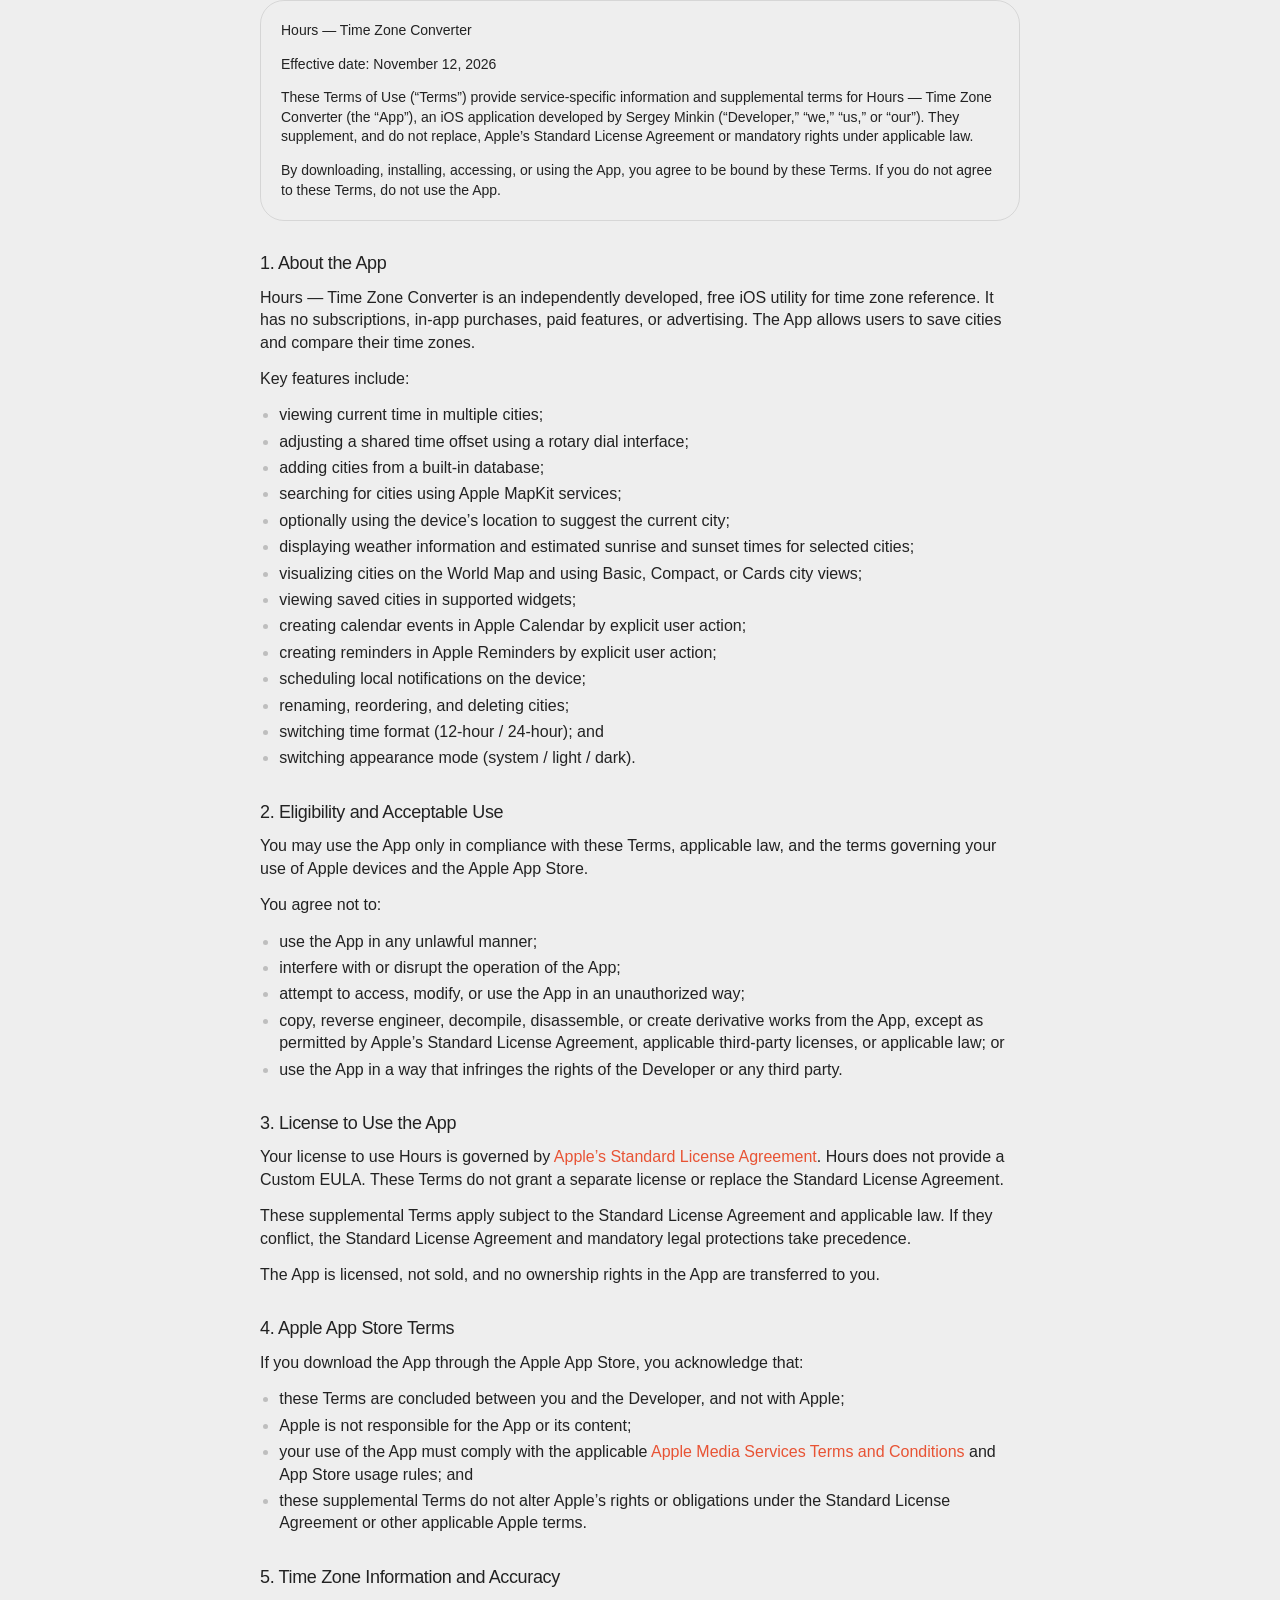
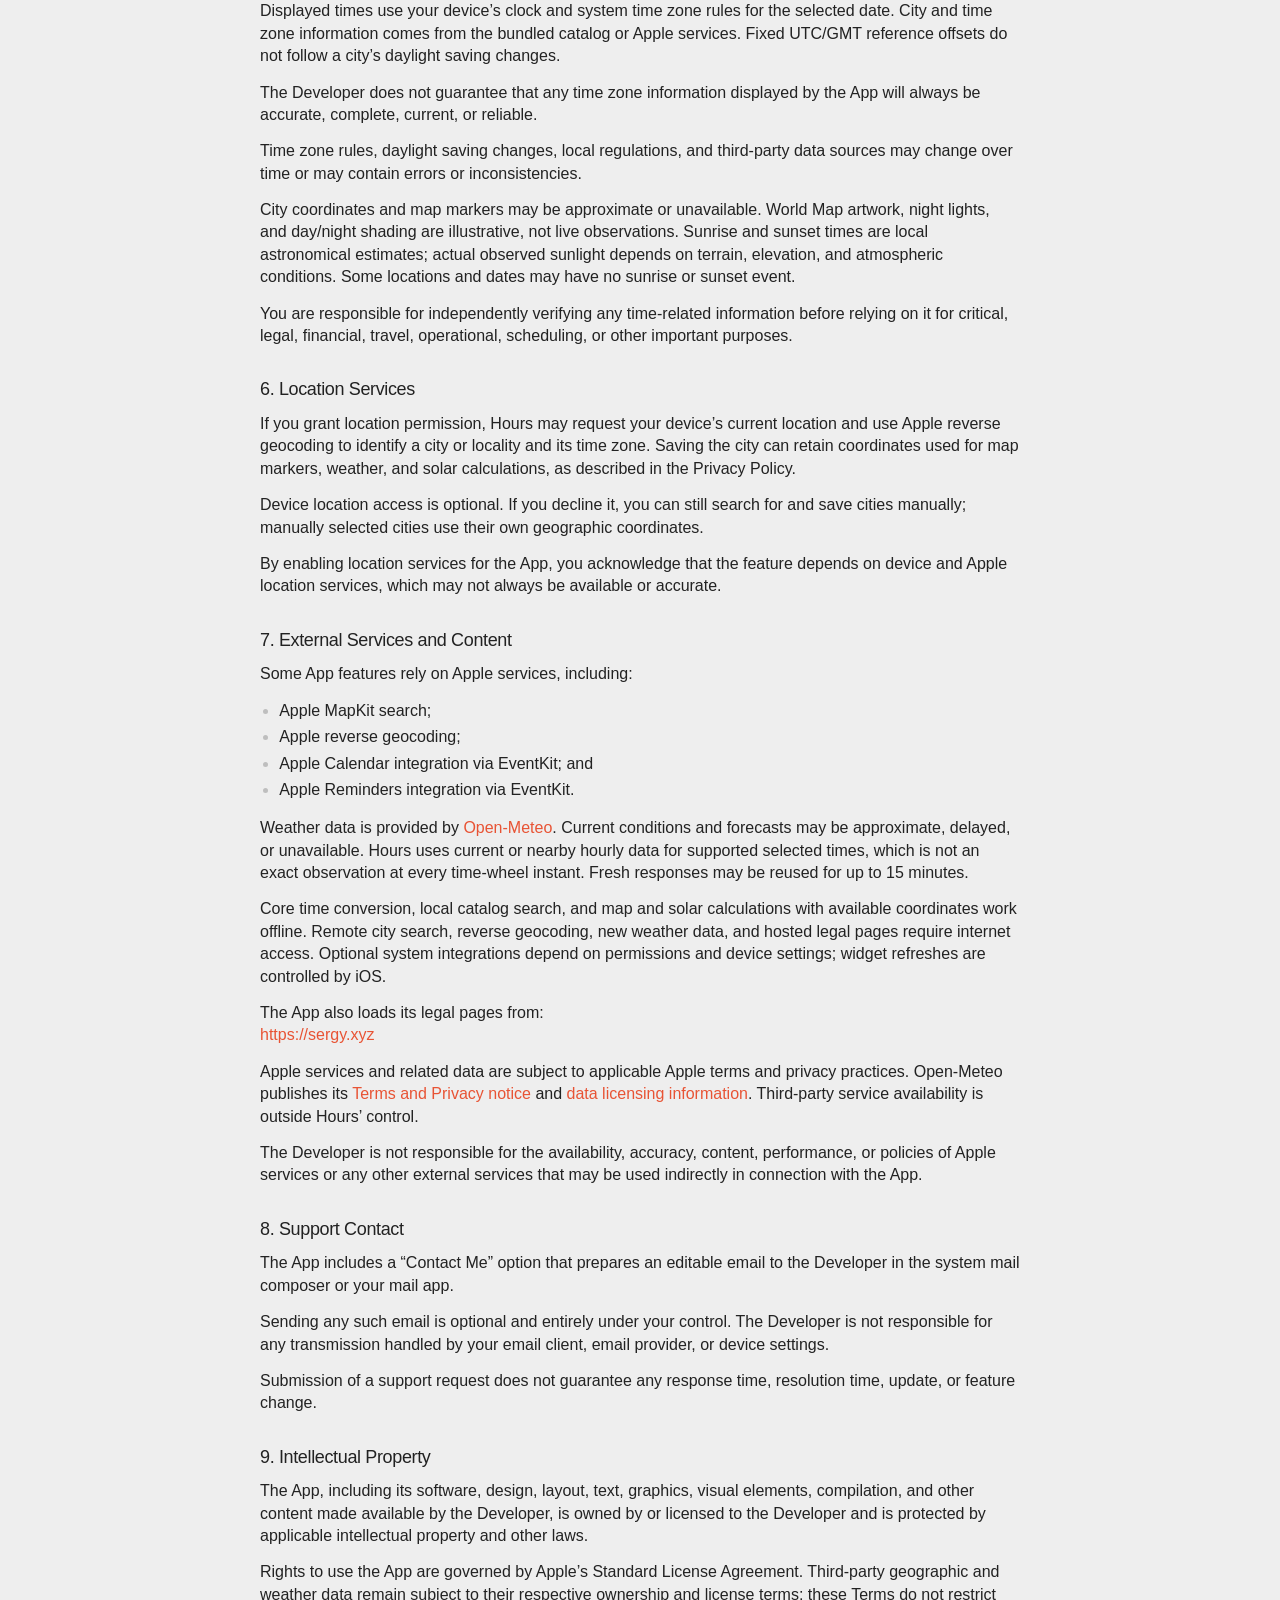
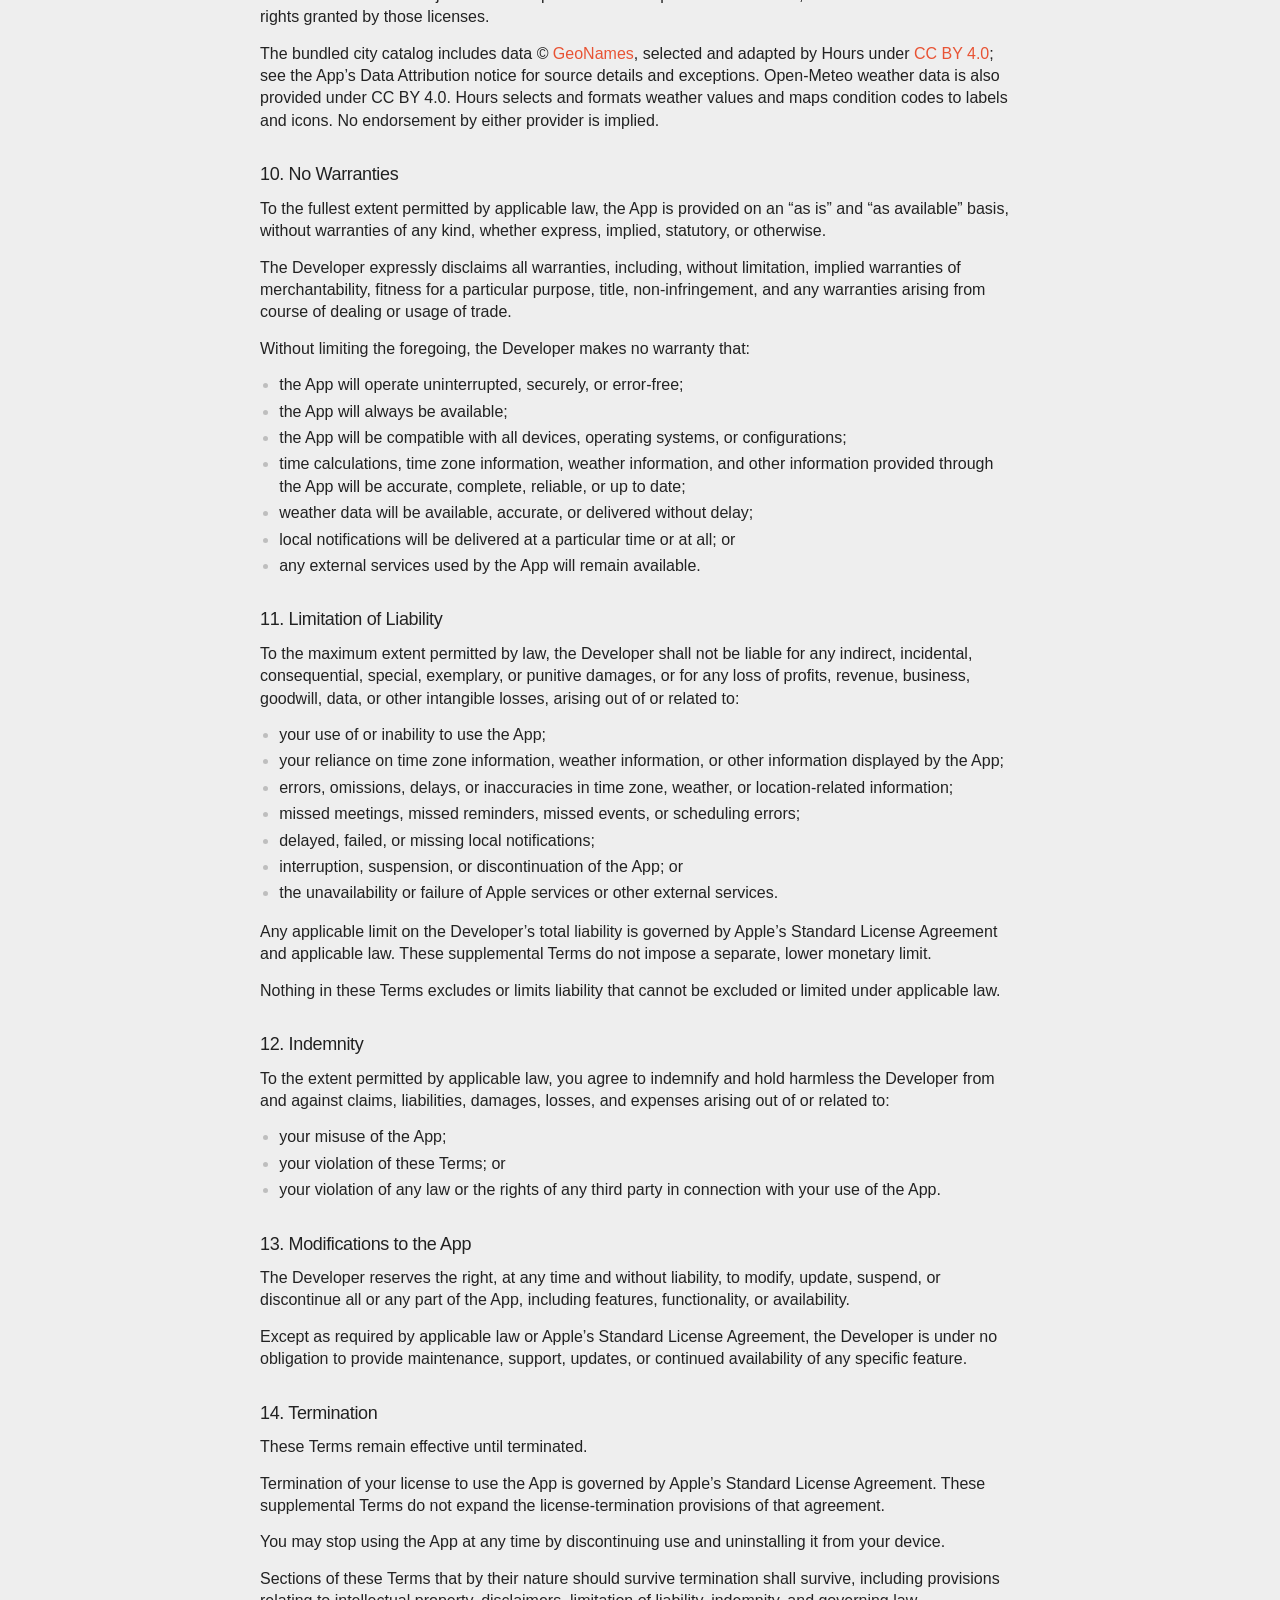
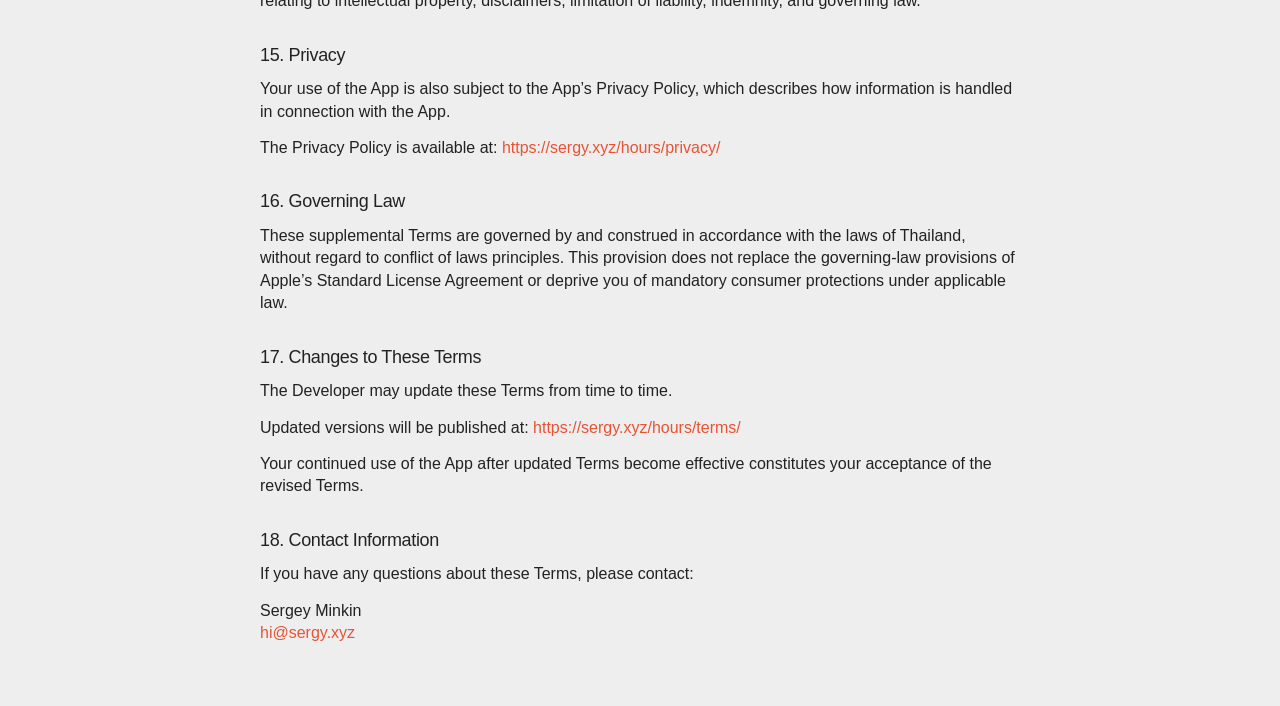
<file: hours/terms/index.html>
<!DOCTYPE html>
<html lang="en">
<head>
  <meta charset="UTF-8">
  <title>Hours — Terms of Use</title>
  <link rel="stylesheet" href="/hours/legal.css">
  <meta name="viewport" content="width=device-width, initial-scale=1.0">
</head>
<body data-theme="light">
  
  <main class="legal-page">
    <div class="legal-container">

      <div class="disclamer">	
    		<section>
    			<p style="font-size: 14px;">Hours — Time Zone Converter</p>
                <p style="font-size: 14px;">Effective date: November 12, 2026</p>
                <p style="font-size: 14px;">These Terms of Use (“Terms”) provide service-specific information and supplemental terms for Hours — Time Zone Converter (the “App”), an iOS application developed by Sergey Minkin (“Developer,” “we,” “us,” or “our”). They supplement, and do not replace, Apple’s Standard License Agreement or mandatory rights under applicable law.</p>
    			<p style="font-size: 14px;">By downloading, installing, accessing, or using the App, you agree to be bound by these Terms. If you do not agree to these Terms, do not use the App.</p>
    		</section>
	    </div>

      <section>
        <h2>1. About the App</h2>
        <p>Hours — Time Zone Converter is an independently developed, free iOS utility for time zone reference. It has no subscriptions, in-app purchases, paid features, or advertising. The App allows users to save cities and compare their time zones.</p>
		  <p>Key features include:</p>
		  <ul>
			  <li>viewing current time in multiple cities;</li>
			  <li>adjusting a shared time offset using a rotary dial interface;</li>
			  <li>adding cities from a built-in database;</li>
			  <li>searching for cities using Apple MapKit services;</li>
			  <li>optionally using the device’s location to suggest the current city;</li>
			  <li>displaying weather information and estimated sunrise and sunset times for selected cities;</li>
			  <li>visualizing cities on the World Map and using Basic, Compact, or Cards city views;</li>
			  <li>viewing saved cities in supported widgets;</li>
			  <li>creating calendar events in Apple Calendar by explicit user action;</li>
			  <li>creating reminders in Apple Reminders by explicit user action;</li>
			  <li>scheduling local notifications on the device;</li>
			  <li>renaming, reordering, and deleting cities;</li>
			  <li>switching time format (12-hour / 24-hour); and</li>
			  <li>switching appearance mode (system / light / dark).</li>
		  </ul>
      </section>

      <section>
        <h2>2. Eligibility and Acceptable Use</h2>
        <p>You may use the App only in compliance with these Terms, applicable law, and the terms governing your use of Apple devices and the Apple App Store.</p>
		  <p>You agree not to:</p>
		  <ul>
			  <li>use the App in any unlawful manner;</li>
			  <li>interfere with or disrupt the operation of the App;</li>
			  <li>attempt to access, modify, or use the App in an unauthorized way;</li>
			  <li>copy, reverse engineer, decompile, disassemble, or create derivative works from the App, except as permitted by Apple’s Standard License Agreement, applicable third-party licenses, or applicable law; or</li>
			  <li>use the App in a way that infringes the rights of the Developer or any third party.</li>
		  </ul>
      </section>

      <section>
        <h2>3. License to Use the App</h2>
        <p>Your license to use Hours is governed by <a href="https://www.apple.com/legal/internet-services/itunes/dev/stdeula/">Apple’s Standard License Agreement</a>. Hours does not provide a Custom EULA. These Terms do not grant a separate license or replace the Standard License Agreement.</p>
		  <p>These supplemental Terms apply subject to the Standard License Agreement and applicable law. If they conflict, the Standard License Agreement and mandatory legal protections take precedence.</p>
		  <p>The App is licensed, not sold, and no ownership rights in the App are transferred to you.</p>
      </section>

      <section>
        <h2>4. Apple App Store Terms</h2>
		  <p>If you download the App through the Apple App Store, you acknowledge that:</p>
		  <ul>
			  <li>these Terms are concluded between you and the Developer, and not with Apple;</li>
			  <li>Apple is not responsible for the App or its content;</li>
			  <li>your use of the App must comply with the applicable <a href="https://www.apple.com/legal/internet-services/itunes/">Apple Media Services Terms and Conditions</a> and App Store usage rules; and</li>
			  <li>these supplemental Terms do not alter Apple’s rights or obligations under the Standard License Agreement or other applicable Apple terms.</li>
		  </ul>
      </section>

      <section>
        <h2>5. Time Zone Information and Accuracy</h2>
        <p>Displayed times use your device’s clock and system time zone rules for the selected date. City and time zone information comes from the bundled catalog or Apple services. Fixed UTC/GMT reference offsets do not follow a city’s daylight saving changes.</p>
		  <p>The Developer does not guarantee that any time zone information displayed by the App will always be accurate, complete, current, or reliable.</p>
		  <p>Time zone rules, daylight saving changes, local regulations, and third-party data sources may change over time or may contain errors or inconsistencies.</p>
		  <p>City coordinates and map markers may be approximate or unavailable. World Map artwork, night lights, and day/night shading are illustrative, not live observations. Sunrise and sunset times are local astronomical estimates; actual observed sunlight depends on terrain, elevation, and atmospheric conditions. Some locations and dates may have no sunrise or sunset event.</p>
		  <p>You are responsible for independently verifying any time-related information before relying on it for critical, legal, financial, travel, operational, scheduling, or other important purposes.</p>
      </section>

      <section>
        <h2>6. Location Services</h2>
        <p>If you grant location permission, Hours may request your device’s current location and use Apple reverse geocoding to identify a city or locality and its time zone. Saving the city can retain coordinates used for map markers, weather, and solar calculations, as described in the Privacy Policy.</p>
		  <p>Device location access is optional. If you decline it, you can still search for and save cities manually; manually selected cities use their own geographic coordinates.</p>
		  <p>By enabling location services for the App, you acknowledge that the feature depends on device and Apple location services, which may not always be available or accurate.</p>
      </section>

      <section>
        <h2>7. External Services and Content</h2>
        <p>Some App features rely on Apple services, including:</p>
		  <ul>
			  <li>Apple MapKit search;</li>
			  <li>Apple reverse geocoding;</li>
			  <li>Apple Calendar integration via EventKit; and</li>
			  <li>Apple Reminders integration via EventKit.</li>
		  </ul>
		<p>Weather data is provided by <a href="https://open-meteo.com/">Open-Meteo</a>. Current conditions and forecasts may be approximate, delayed, or unavailable. Hours uses current or nearby hourly data for supported selected times, which is not an exact observation at every time-wheel instant. Fresh responses may be reused for up to 15 minutes.</p>
		<p>Core time conversion, local catalog search, and map and solar calculations with available coordinates work offline. Remote city search, reverse geocoding, new weather data, and hosted legal pages require internet access. Optional system integrations depend on permissions and device settings; widget refreshes are controlled by iOS.</p>
		<p>The App also loads its legal pages from:<br><a href="https://sergy.xyz">https://sergy.xyz</a></p>
		<p>Apple services and related data are subject to applicable Apple terms and privacy practices. Open-Meteo publishes its <a href="https://open-meteo.com/en/terms">Terms and Privacy notice</a> and <a href="https://open-meteo.com/en/licence">data licensing information</a>. Third-party service availability is outside Hours’ control.</p>
		<p>The Developer is not responsible for the availability, accuracy, content, performance, or policies of Apple services or any other external services that may be used indirectly in connection with the App.</p>
      </section>

      <section>
        <h2>8. Support Contact</h2>
        <p>The App includes a “Contact Me” option that prepares an editable email to the Developer in the system mail composer or your mail app.</p>
		  <p>Sending any such email is optional and entirely under your control. The Developer is not responsible for any transmission handled by your email client, email provider, or device settings.</p>
		  <p>Submission of a support request does not guarantee any response time, resolution time, update, or feature change.</p>
      </section>

      <section>
        <h2>9. Intellectual Property</h2>
        <p>The App, including its software, design, layout, text, graphics, visual elements, compilation, and other content made available by the Developer, is owned by or licensed to the Developer and is protected by applicable intellectual property and other laws.</p>
		  <p>Rights to use the App are governed by Apple’s Standard License Agreement. Third-party geographic and weather data remain subject to their respective ownership and license terms; these Terms do not restrict rights granted by those licenses.</p>
		  <p>The bundled city catalog includes data © <a href="https://www.geonames.org/">GeoNames</a>, selected and adapted by Hours under <a href="https://creativecommons.org/licenses/by/4.0/">CC BY 4.0</a>; see the App’s Data Attribution notice for source details and exceptions. Open-Meteo weather data is also provided under CC BY 4.0. Hours selects and formats weather values and maps condition codes to labels and icons. No endorsement by either provider is implied.</p>
      </section>

      <section>
        <h2>10. No Warranties</h2>
        <p>To the fullest extent permitted by applicable law, the App is provided on an “as is” and “as available” basis, without warranties of any kind, whether express, implied, statutory, or otherwise.</p>
		  <p>The Developer expressly disclaims all warranties, including, without limitation, implied warranties of merchantability, fitness for a particular purpose, title, non-infringement, and any warranties arising from course of dealing or usage of trade.</p>
		  <p>Without limiting the foregoing, the Developer makes no warranty that:</p>
		  <ul>
			  <li>the App will operate uninterrupted, securely, or error-free;</li>
			  <li>the App will always be available;</li>
			  <li>the App will be compatible with all devices, operating systems, or configurations;</li>
			  <li>time calculations, time zone information, weather information, and other information provided through the App will be accurate, complete, reliable, or up to date;</li>
			  <li>weather data will be available, accurate, or delivered without delay;</li>
			  <li>local notifications will be delivered at a particular time or at all; or</li>
			  <li>any external services used by the App will remain available.</li>
		  </ul>
      </section>
		
      <section>
        <h2>11. Limitation of Liability</h2>
        <p>To the maximum extent permitted by law, the Developer shall not be liable for any indirect, incidental, consequential, special, exemplary, or punitive damages, or for any loss of profits, revenue, business, goodwill, data, or other intangible losses, arising out of or related to:</p>
		  <ul>
			  <li>your use of or inability to use the App;</li>
			  <li>your reliance on time zone information, weather information, or other information displayed by the App;</li>
			  <li>errors, omissions, delays, or inaccuracies in time zone, weather, or location-related information;</li>
			  <li>missed meetings, missed reminders, missed events, or scheduling errors;</li>
			  <li>delayed, failed, or missing local notifications;</li>
			  <li>interruption, suspension, or discontinuation of the App; or</li>
			  <li>the unavailability or failure of Apple services or other external services.</li>
		  </ul>
		  <p>Any applicable limit on the Developer’s total liability is governed by Apple’s Standard License Agreement and applicable law. These supplemental Terms do not impose a separate, lower monetary limit.</p>
		  <p>Nothing in these Terms excludes or limits liability that cannot be excluded or limited under applicable law.</p>
      </section>

      <section>
        <h2>12. Indemnity</h2>
        <p>To the extent permitted by applicable law, you agree to indemnify and hold harmless the Developer from and against claims, liabilities, damages, losses, and expenses arising out of or related to:</p>
		  <ul>
			  <li>your misuse of the App;</li>
			  <li>your violation of these Terms; or</li>
			  <li>your violation of any law or the rights of any third party in connection with your use of the App.</li>
		  </ul>
      </section>

	<section>
        <h2>13. Modifications to the App</h2>
        <p>The Developer reserves the right, at any time and without liability, to modify, update, suspend, or discontinue all or any part of the App, including features, functionality, or availability.</p>
		<p>Except as required by applicable law or Apple’s Standard License Agreement, the Developer is under no obligation to provide maintenance, support, updates, or continued availability of any specific feature.</p>
      </section>

      <section>
        <h2>14. Termination</h2>
        <p>These Terms remain effective until terminated.</p>
		  <p>Termination of your license to use the App is governed by Apple’s Standard License Agreement. These supplemental Terms do not expand the license-termination provisions of that agreement.</p>
		  <p>You may stop using the App at any time by discontinuing use and uninstalling it from your device.</p>
		  <p>Sections of these Terms that by their nature should survive termination shall survive, including provisions relating to intellectual property, disclaimers, limitation of liability, indemnity, and governing law.</p>
      </section>

      <section>
        <h2>15. Privacy</h2>
        <p>Your use of the App is also subject to the App’s Privacy Policy, which describes how information is handled in connection with the App.</p>
		  <p>The Privacy Policy is available at: <a href="https://sergy.xyz/hours/privacy/">https://sergy.xyz/hours/privacy/</a></p>
      </section>

      <section>
        <h2>16. Governing Law</h2>
        <p>These supplemental Terms are governed by and construed in accordance with the laws of Thailand, without regard to conflict of laws principles. This provision does not replace the governing-law provisions of Apple’s Standard License Agreement or deprive you of mandatory consumer protections under applicable law.</p>
      </section>

      <section>
        <h2>17. Changes to These Terms</h2>
        <p>The Developer may update these Terms from time to time.</p>
		  <p>Updated versions will be published at: <a href="https://sergy.xyz/hours/terms/">https://sergy.xyz/hours/terms/</a></p>
		  <p>Your continued use of the App after updated Terms become effective constitutes your acceptance of the revised Terms.</p>
      </section>

      <section>
        <h2>18. Contact Information</h2>
        <p>If you have any questions about these Terms, please contact:</p>
		  <p>Sergey Minkin<br><a href="mailto:hi@sergy.xyz">hi@sergy.xyz</a></p>
      </section>
        
    </div>
  </main>

  <script>
      const params = new URLSearchParams(window.location.search);
      const theme = params.get("theme");
      if (theme === "dark" || theme === "light") {
        document.body.setAttribute("data-theme", theme);
      }
  </script>
  
</body>
</html>
</file>
<file: styles.css>
:root {
  --bg: #f6f6f3;
  --text: #1d1d1b;
  --title: #151513;
  --muted: #7f7f76;
  --line: #ddddd5;
  --footer: #9a9a92;
}

* {
  box-sizing: border-box;
}

html,
body {
  margin: 0;
  padding: 0;
}

body {
  font-family: system-ui, -apple-system, "Segoe UI", Roboto, Arial, sans-serif;
  background: var(--bg);
  color: var(--text);
  font-size: 13px;
  line-height: 1.6;
  text-rendering: optimizeLegibility;
  overflow-x: hidden;
  min-height: 100vh;
  display: flex;
  flex-direction: column;
  justify-content: center;
  align-items: center;
  padding-top: 150px;
  padding-bottom: 150px;
}

.page {
  width: 100%;
  max-width: 640px;
  margin: 0 auto;
  padding: 0 24px;
  display: flex;
  flex-direction: column;
  gap: 48px;
}

.intro {
  margin: 0;
  font-size: calc(13px * 1.3);
  line-height: 1.3;
}

h1,
h2,
p,
ul {
  margin: 0;
}

h1 {
  font-size: 1em;
  font-weight: 700;
  letter-spacing: 0.01em;
  margin-bottom: 0;
}

.intro p {
  font-size: 1em;
  color: #222220;
}

.quotes {
  display: flex;
  flex-wrap: nowrap;
  gap: 48px;
  align-items: start;
  width: 100vw;
  position: relative;
  left: 50%;
  right: 50%;
  margin-left: -50vw;
  margin-right: -50vw;
  overflow-x: auto;
  overflow-y: hidden;
  margin-bottom: 0;
  padding-left: max(24px, calc((100vw - 640px) / 2 + 24px));
  padding-right: max(24px, calc((100vw - 640px) / 2 + 24px));
  padding-bottom: 6px;
  -webkit-overflow-scrolling: touch;
  scrollbar-width: none;
}

.quotes::-webkit-scrollbar {
  display: none;
}

.quote {
  flex: 0 0 280px;
  width: 280px;
  margin: 0;
}

.quote[lang="fr"] {
  flex: 0 0 310px;
  width: 310px;
}

.quote--ru {
  flex: 0 0 340px;
  width: 340px;
}

.quote p {
  font-size: 13px;
  line-height: 1.6;
  color: #252523;
  margin: 0;
}

.quote *:first-child {
  margin-top: 0;
}

.quote *:last-child {
  margin-bottom: 0;
}

.quote[lang="yi"],
.quote[lang="ar"] {
  unicode-bidi: plaintext;
}

.links {
  margin: 0;
  font-size: 13px;
  letter-spacing: 0.01em;
  line-height: 1.4;
}

.links p {
  margin: 0;
}

.links a,
.footer a {
  color: inherit;
  text-decoration: underline;
  text-underline-offset: 2px;
}

.links a:hover,
.footer a:hover {
  text-decoration-thickness: 2px;
}

.links a {
  display: inline;
}

.links a:focus-visible,
.footer a:focus-visible {
  outline: 2px solid var(--text);
  outline-offset: 2px;
  border-radius: 2px;
}

.muted {
  color: var(--muted);
}

.muted s {
  text-decoration-thickness: 0.06em;
}

.placeholder {
  color: var(--muted);
  letter-spacing: 0.08em;
}

.meta {
  opacity: 0.5;
}

.ext {
  font-family: "Times New Roman", Times, serif;
  opacity: 0.5;
  text-decoration: none;
  display: inline-block;
  margin-left: 4px;
}

a + .ext {
  text-decoration: none;
}

.clients {
  width: min(710px, calc(100vw - 48px));
  display: grid;
  grid-template-columns: 1fr 1fr;
  gap: 64px;
  margin: 0;
}

.clients h2 {
  color: var(--title);
  font-size: 13px;
  font-weight: 600;
  margin-bottom: 12px;
}

.clients ul {
  list-style: none;
  padding: 0;
}

.clients li {
  margin-bottom: 7px;
  font-size: 13px;
  line-height: 1.5;
}

.footer {
  border-top: 0;
  padding-top: 0;
}

.footer p {
  font-size: 13px;
  color: var(--footer);
}

.footer .email {
  color: var(--text);
  font-weight: 700;
}

.copyright {
  margin-top: 10px;
  padding-top: 0;
  border-top: 0;
  font-size: 13px;
  color: var(--footer);
  letter-spacing: 0.01em;
  text-align: left;
}

.sr-only {
  position: absolute;
  width: 1px;
  height: 1px;
  padding: 0;
  margin: -1px;
  overflow: hidden;
  clip: rect(0, 0, 0, 0);
  white-space: nowrap;
  border: 0;
}

@media (max-width: 760px) {
  .page {
    max-width: 100%;
    padding: 0 24px;
  }

  .clients {
    width: 100%;
    grid-template-columns: 1fr;
    gap: 24px;
  }
}

@media (max-width: 768px) {
  .links {
    display: flex;
    flex-direction: column;
    gap: 8px;
  }

  .links p {
    margin: 0;
    display: flex;
    flex-direction: column;
    gap: 8px;
  }

  .links .link-line {
    display: block;
  }
}
</file>
<file: aumo/legal.css>
:root {
  --bg: rgb(238, 238, 238);
  --card: rgb(255, 255, 255);
  --text: rgb(0, 0, 0);
  --text-secondary: rgba(0, 0, 0, 0.40);
  --text-subdued: rgba(0, 0, 0, 0.15);
  --border: rgba(0, 0, 0, 0.20);
  --accent: #FF4000;
}

@media (prefers-color-scheme: dark) {
  :root {
    --bg: rgb(24, 24, 24);
    --card: rgb(32, 32, 32);
    --text: rgb(255, 255, 255);
    --text-secondary: rgba(255, 255, 255, 0.40);
    --text-subdued: rgba(255, 255, 255, 0.20);
    --border: rgba(255, 255, 255, 0.20);
    --accent: #FF4000;
  }
}

body[data-theme="light"] {
  --bg: rgb(238, 238, 238);
  --card: rgb(255, 255, 255);
  --text: rgb(0, 0, 0);
  --text-secondary: rgba(0, 0, 0, 0.40);
  --text-subdued: rgba(0, 0, 0, 0.15);
  --border: rgba(0, 0, 0, 0.20);
  --accent: #FF4000;
}

body[data-theme="dark"] {
  --bg: rgb(24, 24, 24);
  --card: rgb(32, 32, 32);
  --text: rgb(255, 255, 255);
  --text-secondary: rgba(255, 255, 255, 0.40);
  --text-subdued: rgba(255, 255, 255, 0.20);
  --border: rgba(255, 255, 255, 0.20);
  --accent: #FF4000;
}

html {
  -webkit-text-size-adjust: 100%;
}

html, body {
  margin: 0;
  padding: 0;
  background: var(--bg);
  color: var(--text);
  font-family: -apple-system, BlinkMacSystemFont, "SF Pro Text", "Helvetica Neue", Helvetica, Arial, sans-serif;
}

body {
  min-height: 100vh;
}

.legal-page {
  padding: 0px 4px 48px;
}

.legal-container {
  max-width: 760px;
  margin: 0 auto;
}

.disclamer {
  padding: 20px 20px 6px;
  border: 1px solid var(--border);
  border-radius: 24px;
  box-sizing: border-box;
}

h1 {
  margin: 0;
  font-size: 34px;
  line-height: 1.05;
  font-weight: 700;
  letter-spacing: -0.03em;
  color: var(--text);
}

.effective-date {
  margin: 32px 0 0;
  font-size: 15px;
  line-height: 1.45;
  color: var(--text-secondary);
}

section {
  margin: 0 0 8px;
}

h2 {
  margin: 32px 0 12px;
  font-size: 18px;
  line-height: 1.2;
  font-weight: 540;
  letter-spacing: -0.02em;
  color: var(--text);
}

h3 {
  margin: 20px 0 8px;
  font-size: 16px;
  line-height: 1.4;
  font-weight: 600;
  color: var(--text);
}

p {
  margin: 0 0 14px;
  font-size: 16px;
  line-height: 1.4;
  color: var(--text);
}

li {
  margin: 0 0 4px;
  font-size: 16px;
  line-height: 1.4;
  color: var(--text);
}

ul, ol {
  margin: 0 0 16px 1.2em;
  padding: 0;
}

li::marker {
  color: var(--text-secondary);
}

a {
  color: var(--accent);
  text-decoration: none;
}

a:hover {
  text-decoration: underline;
}

strong {
  font-weight: 600;
}

hr {
  border: 0;
  margin: 28px 0;
}

.meta-note {
  font-size: 14px;
  line-height: 1.4;
  color: var(--text-secondary);
}

@media (max-width: 640px) {
  .legal-page {
    padding: 16px 20px 32px;
  }

  h1 {
    font-size: 30px;
  }

  h2 {
    font-size: 20px;
  }

  p, li {
    font-size: 16px;
    line-height: 1.4;
  }

  b {
    font-weight: 520;
  }
}
</file>
<file: hours/legal.css>
:root {
  --bg: rgb(238, 238, 238);
  --card: rgb(247, 247, 247);
  --text: rgb(34, 34, 34);
  --text-secondary: rgba(0, 0, 0, 0.20);
  --text-subdued: rgba(0, 0, 0, 0.15);
  --border: rgba(0, 0, 0, 0.10);
  --accent: rgb(232, 83, 52);
}

body[data-theme="dark"] {
  --bg: rgb(17, 18, 20);
  --card: rgb(20, 22, 25);
  --text: rgba(255, 255, 255, 0.85);
  --text-secondary: rgba(255, 255, 255, 0.30);
  --text-subdued: rgba(255, 255, 255, 0.15);
  --border: rgba(255, 255, 255, 0.16);
  --accent: rgb(232, 83, 52);
}

html {
  -webkit-text-size-adjust: 100%;
}

html, body {
  margin: 0;
  padding: 0;
  background: var(--bg);
  color: var(--text);
  font-family: -apple-system, BlinkMacSystemFont, "SF Pro Text", "Helvetica Neue", Helvetica, Arial, sans-serif;
}

body {
  min-height: 100vh;
}

.legal-page {
  padding: 0px 4px 48px;
}

.legal-container {
  max-width: 760px;
  margin: 0 auto;
}

.disclamer {
  padding: 20px 20px 6px;
  border: 1px solid var(--border);
  border-radius: 24px;
  box-sizing: border-box;
}

h1 {
  margin: 0;
  font-size: 34px;
  line-height: 1.05;
  font-weight: 700;
  letter-spacing: -0.03em;
  color: var(--text);
}

.effective-date {
  margin: 32px 0 0;
  font-size: 15px;
  line-height: 1.45;
  color: var(--text-secondary);
}

section {
  margin: 0 0 8px;
}

h2 {
  margin: 32px 0 12px;
  font-size: 18px;
  line-height: 1.2;
  font-weight: 540;
  letter-spacing: -0.02em;
  color: var(--text);
}

p {
  margin: 0 0 14px;
  font-size: 16px;
  line-height: 1.4;
  color: var(--text);
}


li {
  margin: 0 0 4px;
  font-size: 16px;
  line-height: 1.4;
  color: var(--text);
}

ul, ol {
  margin: 0 0 16px 1.2em;
  padding: 0;
}

li::marker {
  color: var(--text-secondary);
}

a {
  color: var(--accent);
  text-decoration: none;
}

a:hover {
  text-decoration: underline;
}

strong {
  font-weight: 600;
}

hr {
  border: 0;
  margin: 28px 0;
}

.meta-note {
  font-size: 14px;
  line-height: 1.4;
  color: var(--text-secondary);
}

@media (max-width: 640px) {
  .legal-page {
    padding: 16px 20px 32px;
  }

  .legal-container {
  }

  h1 {
    font-size: 30px;
  }

  h2 {
    font-size: 20px;
  }

  p, li {
    font-size: 16px;
    line-height: 1.4;
  }

  b {
  font-weight: 520;
  }
}
</file>
